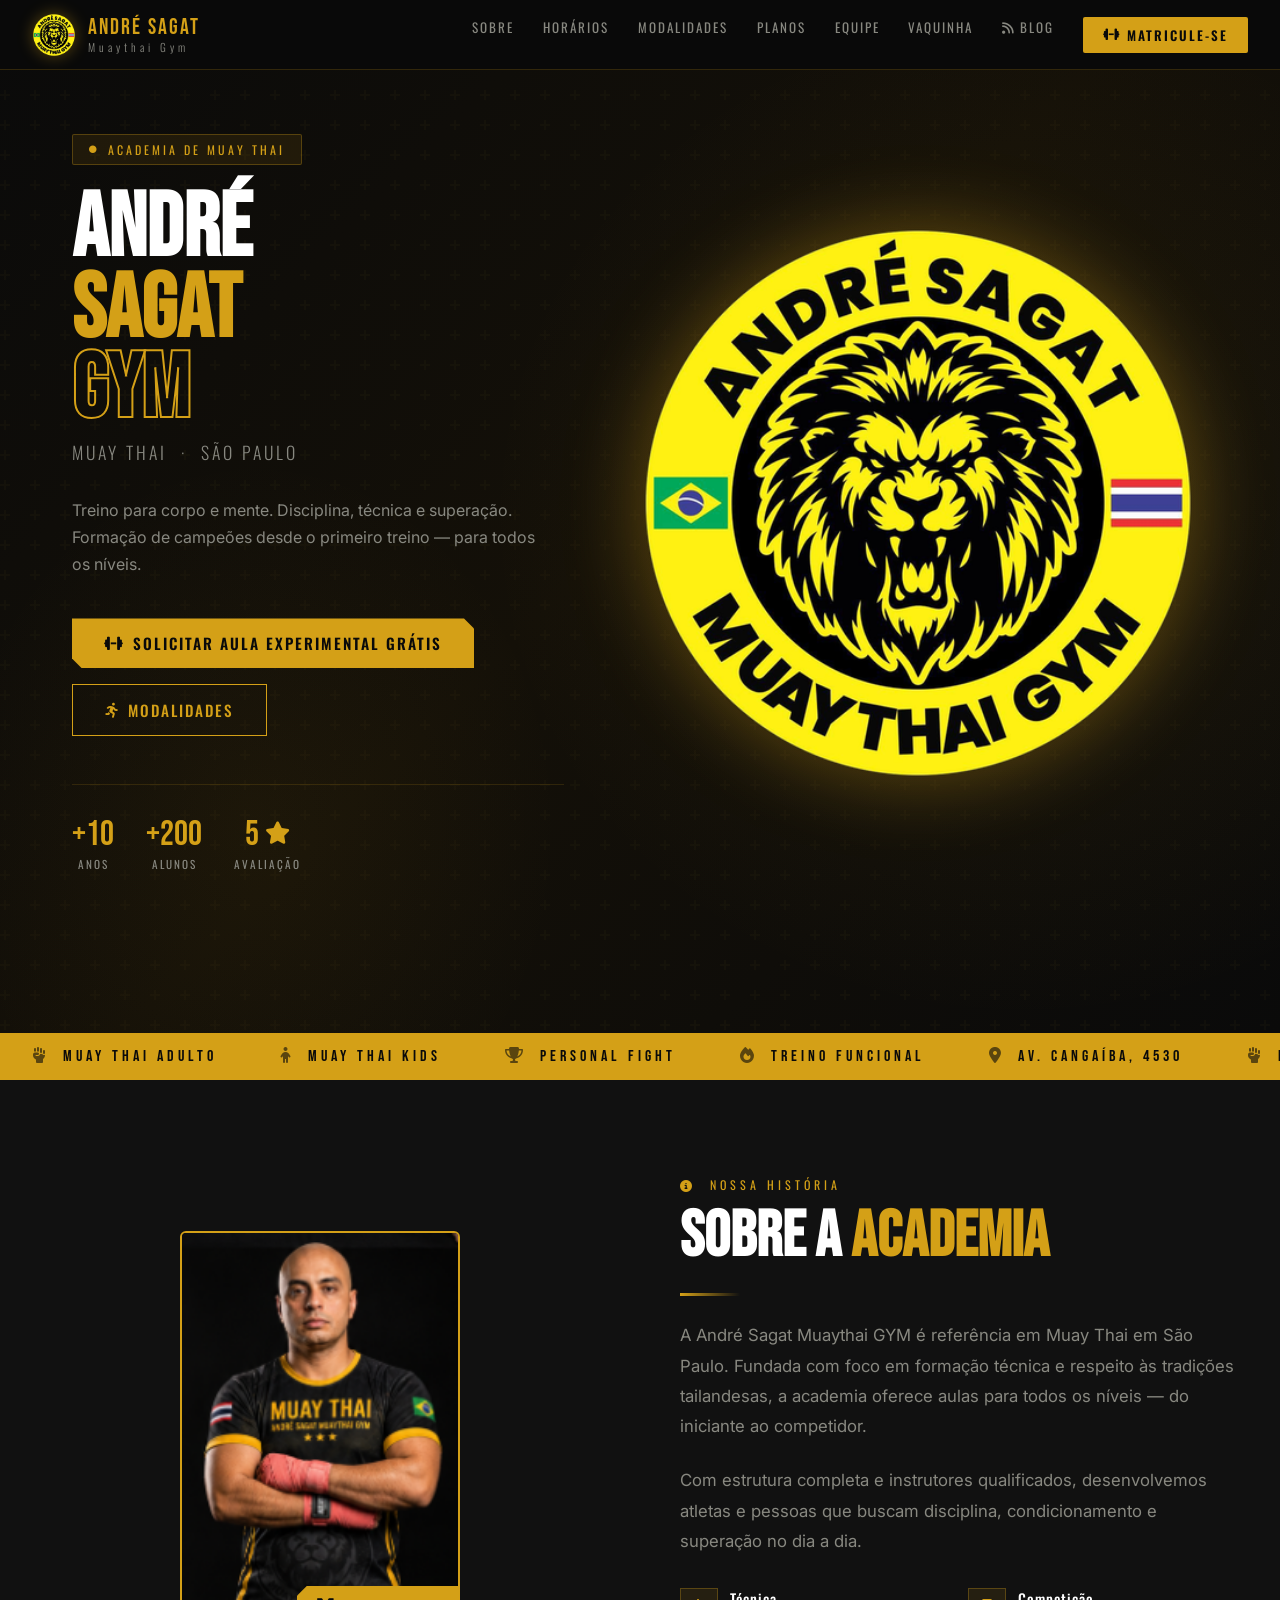
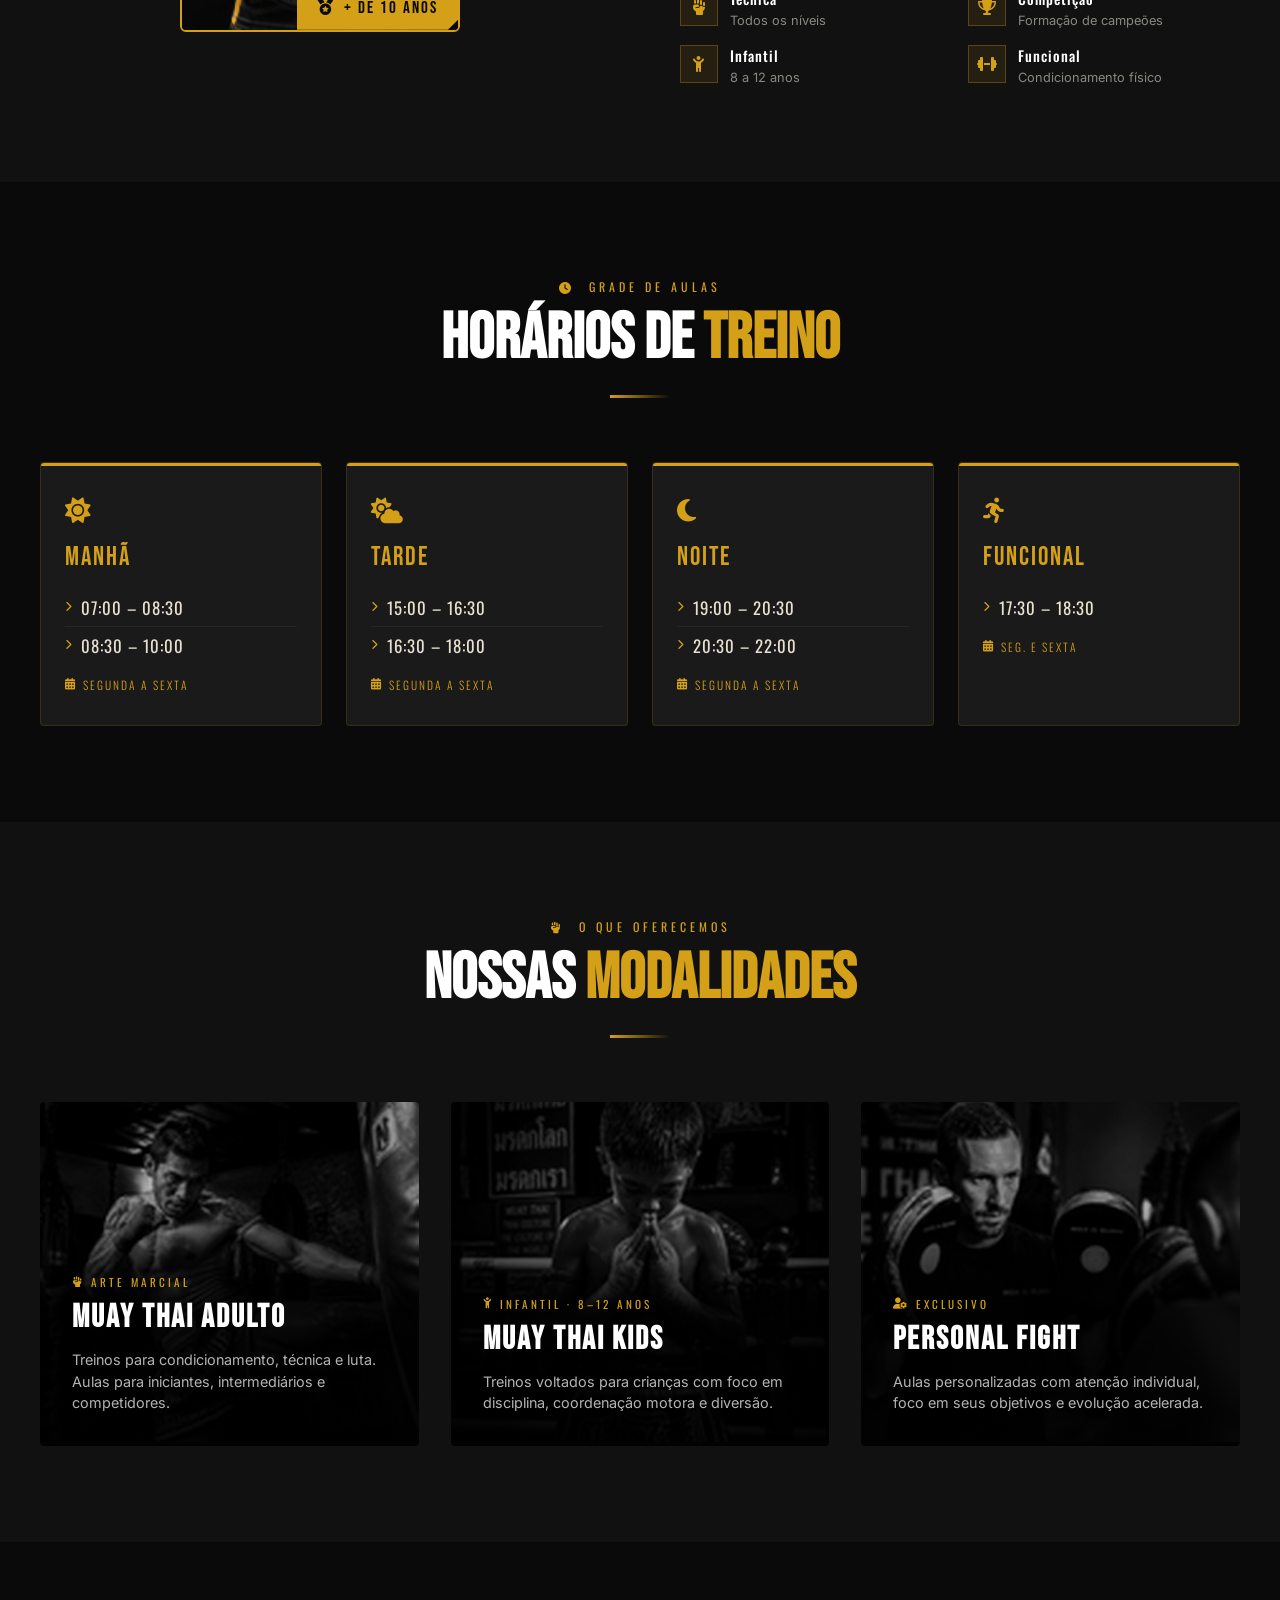
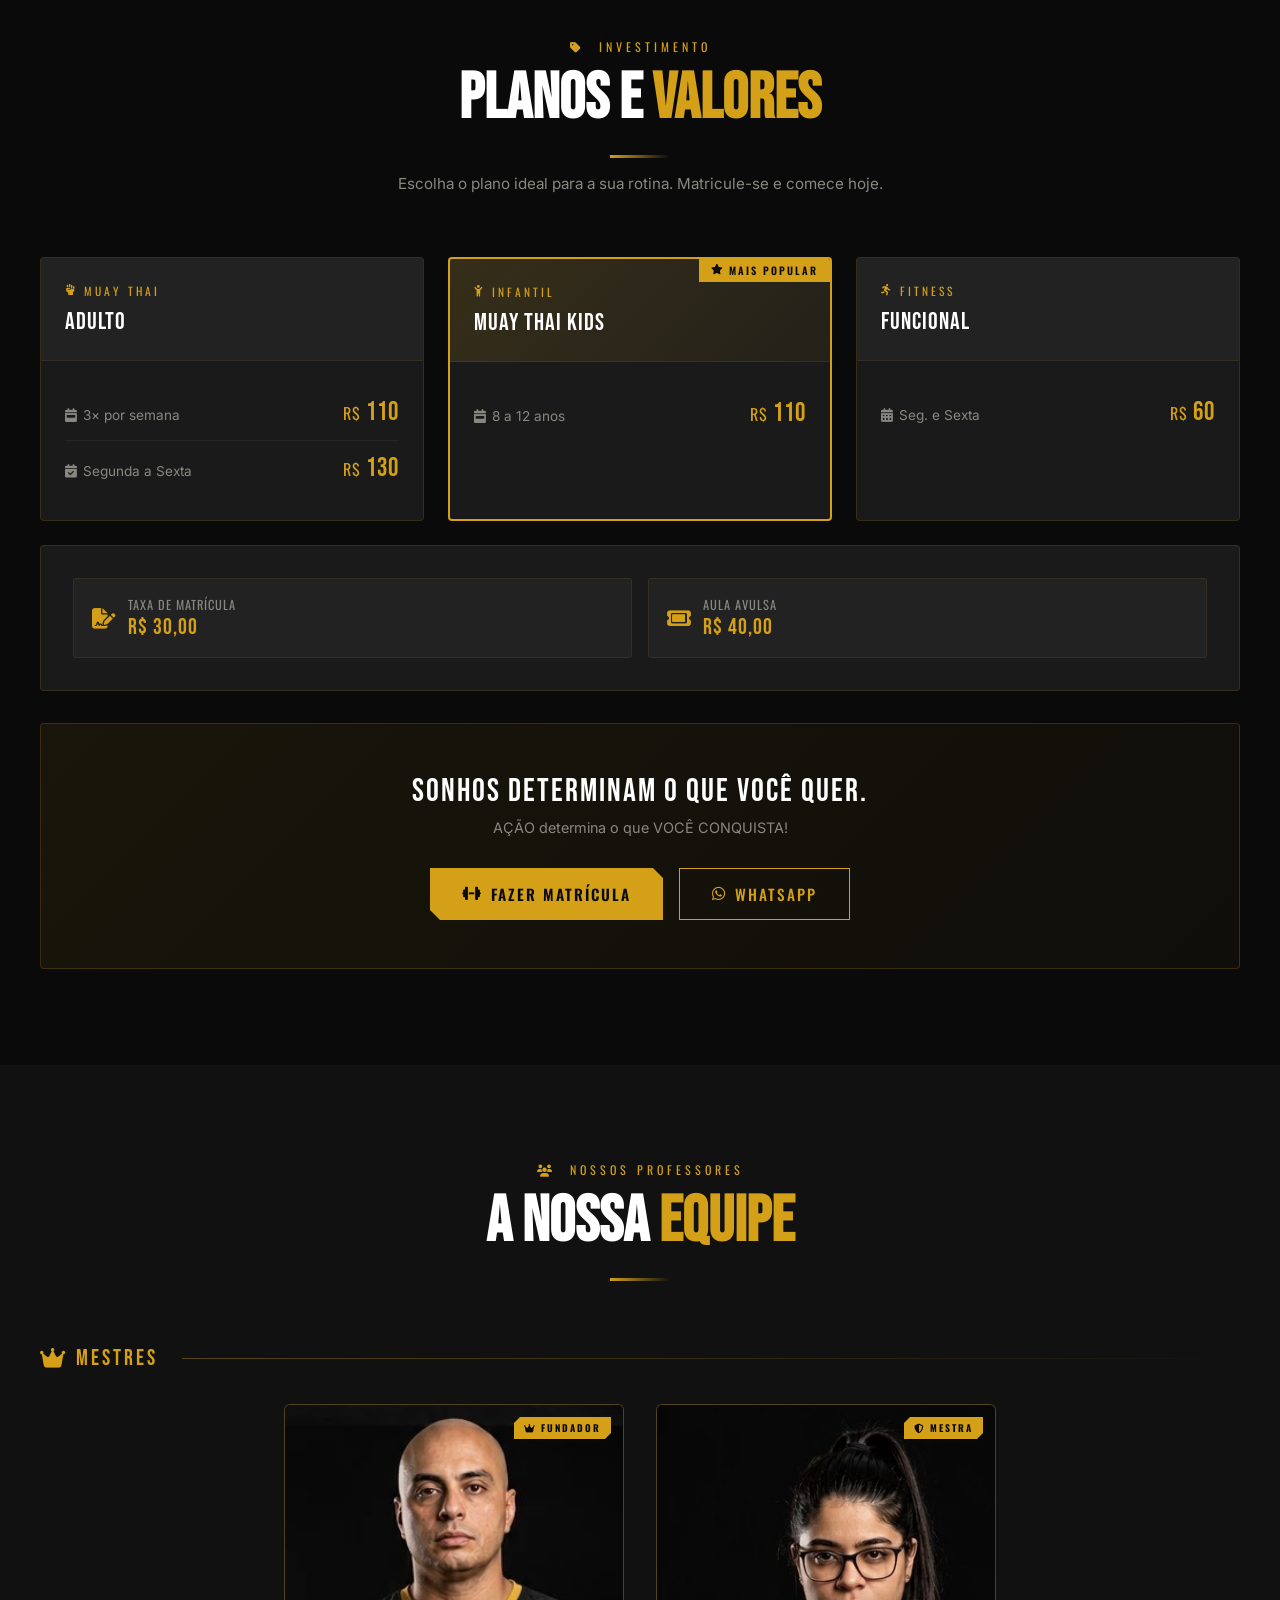
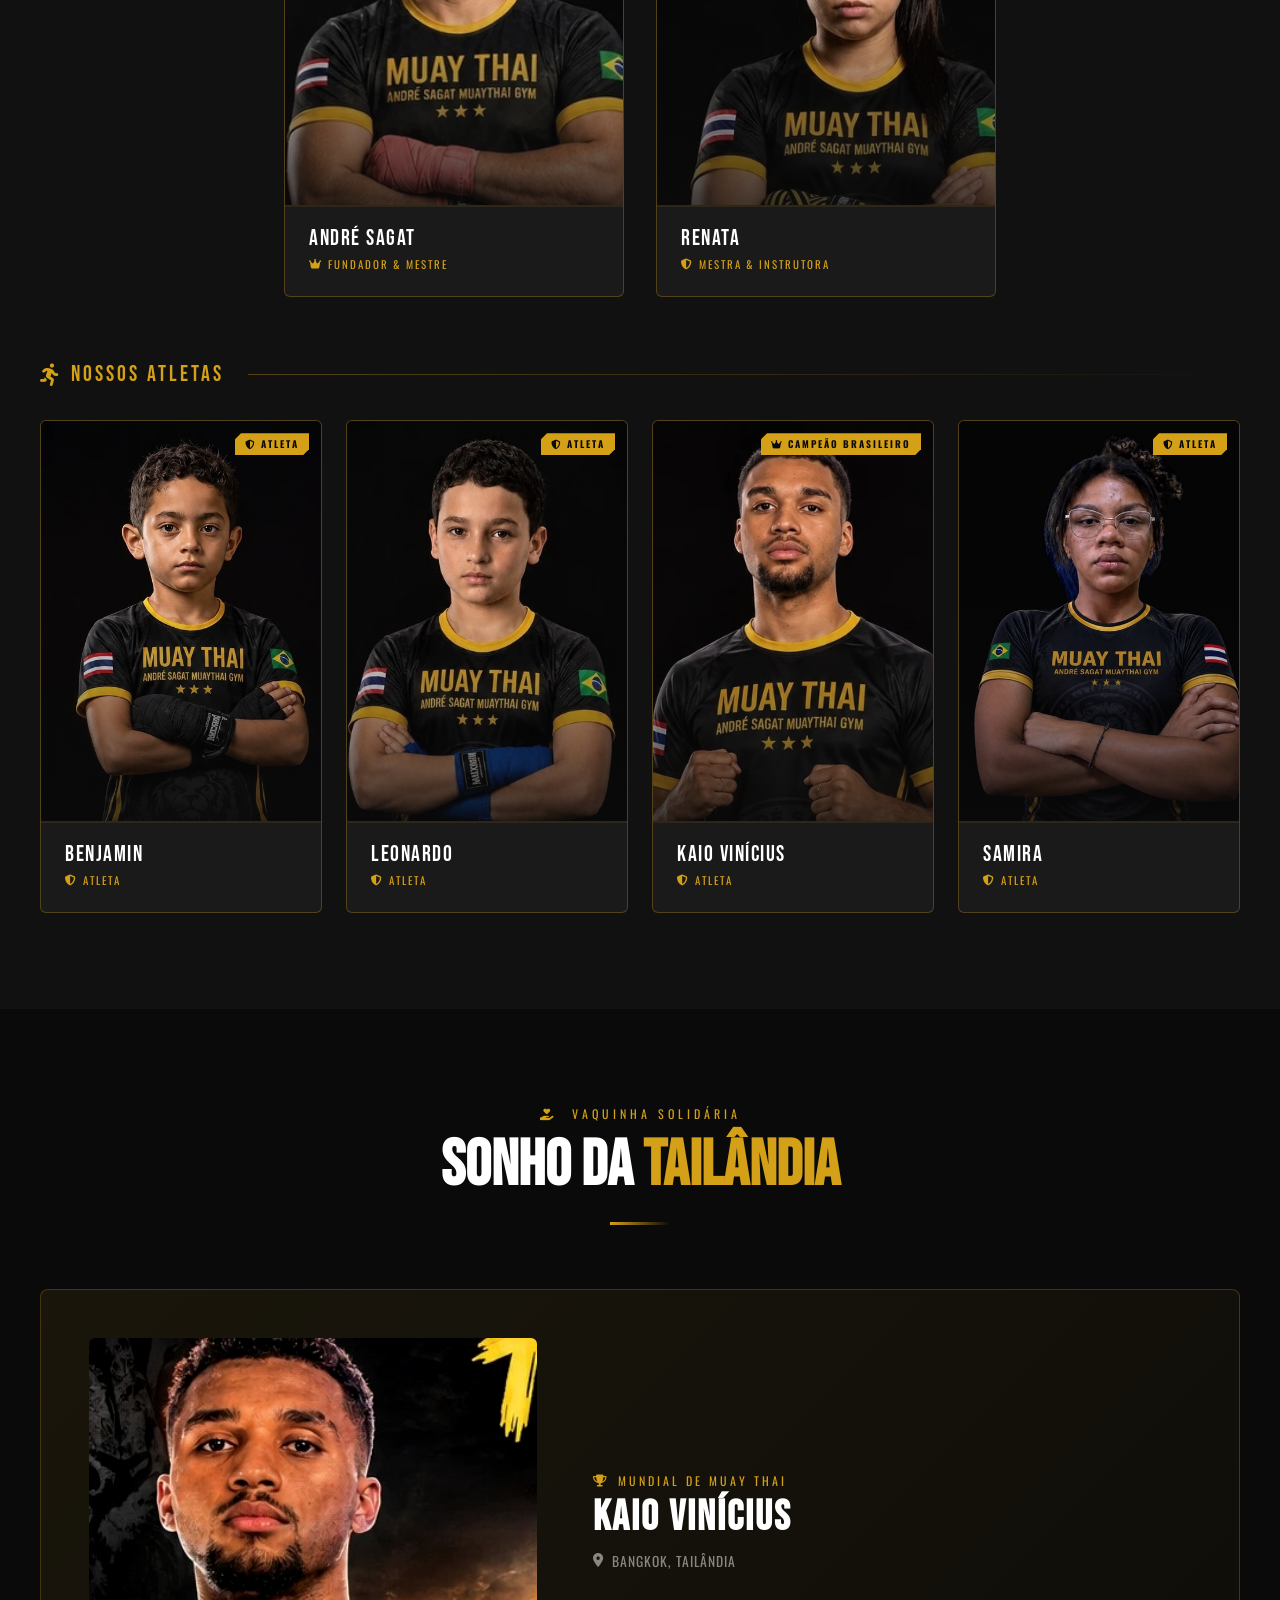
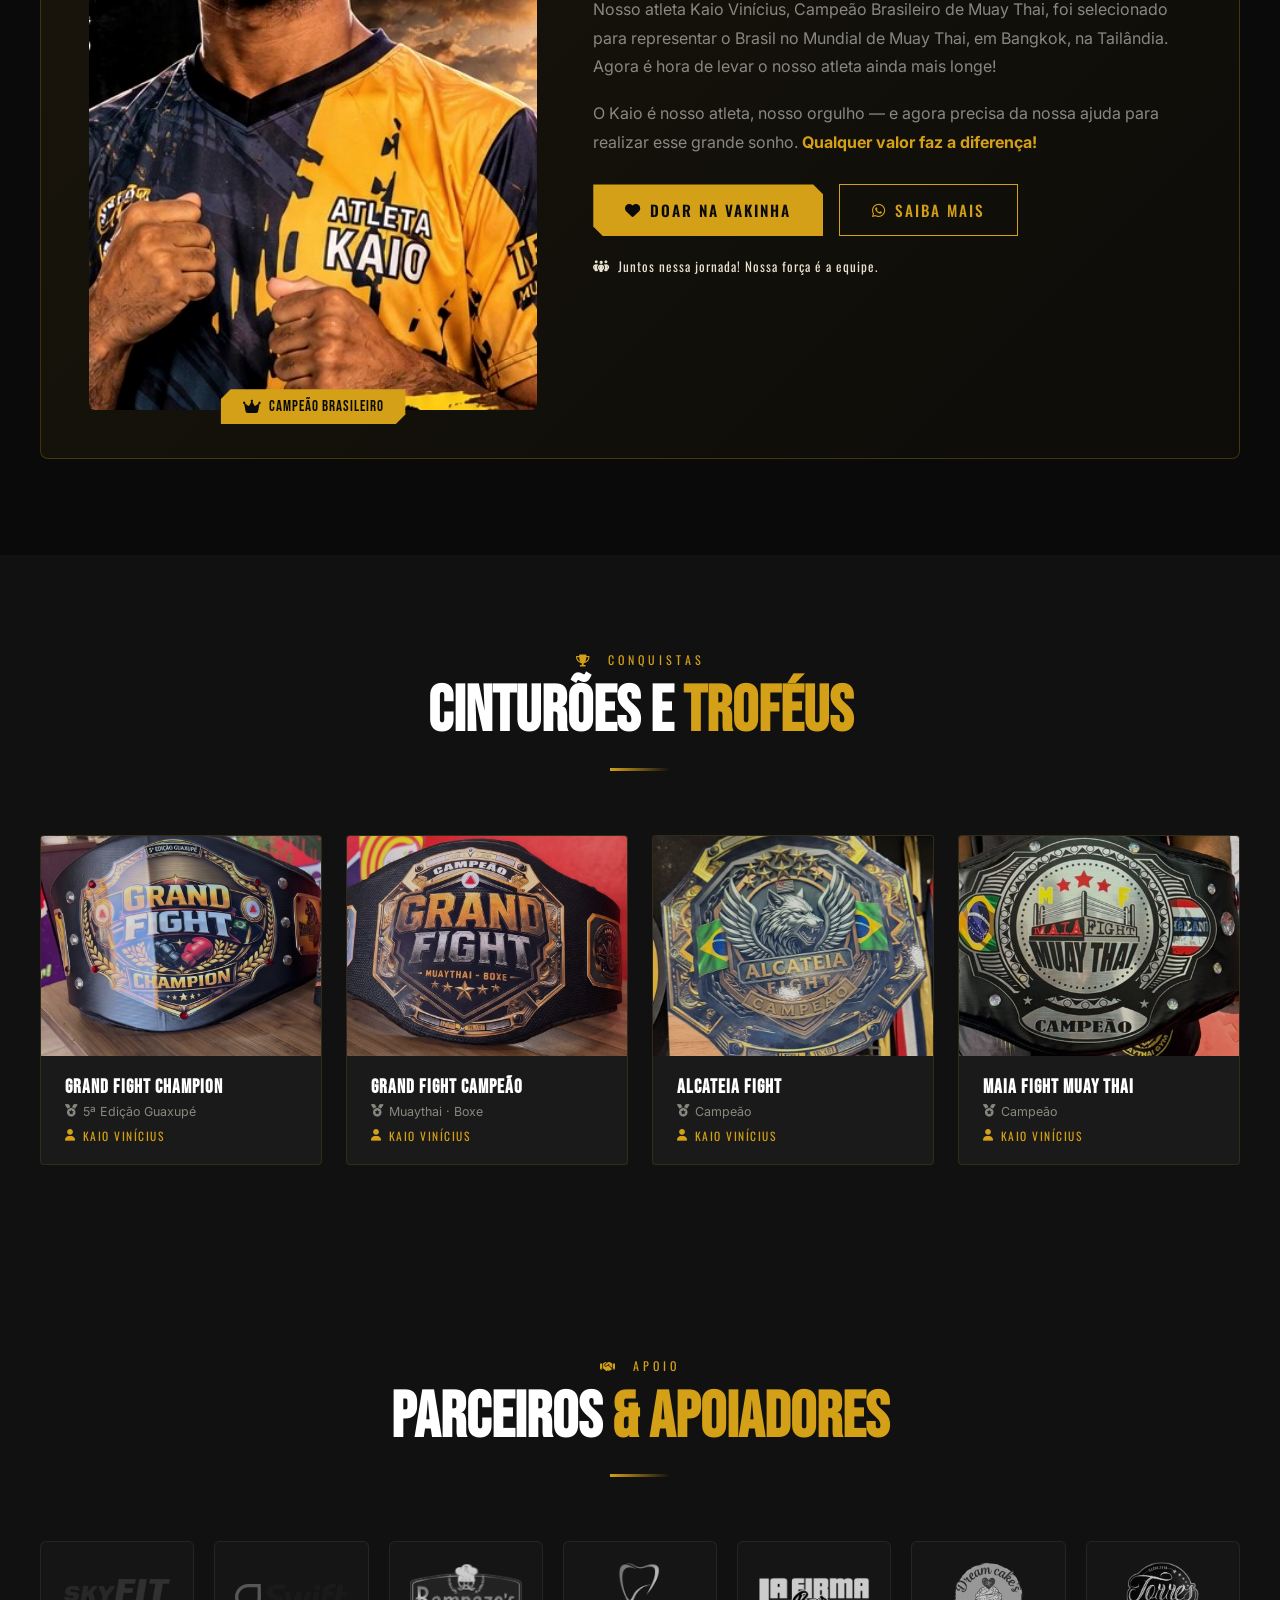
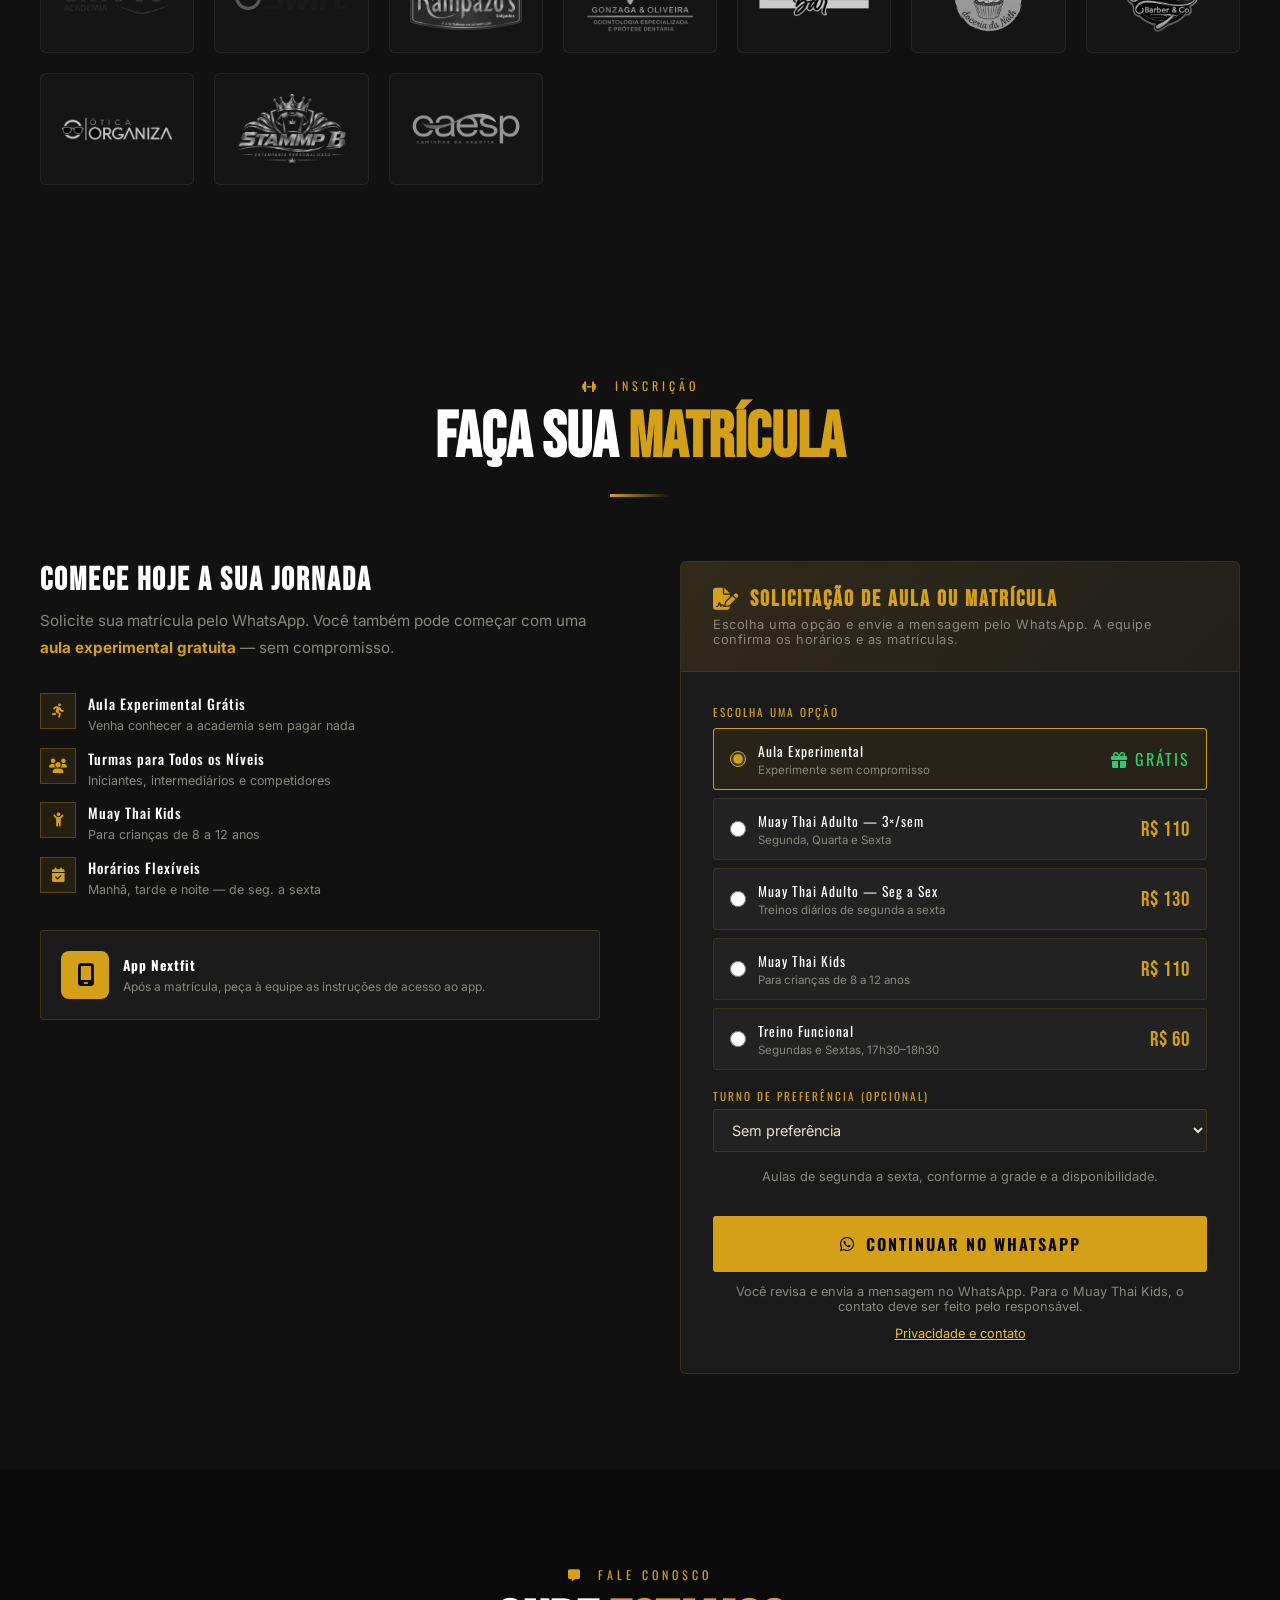
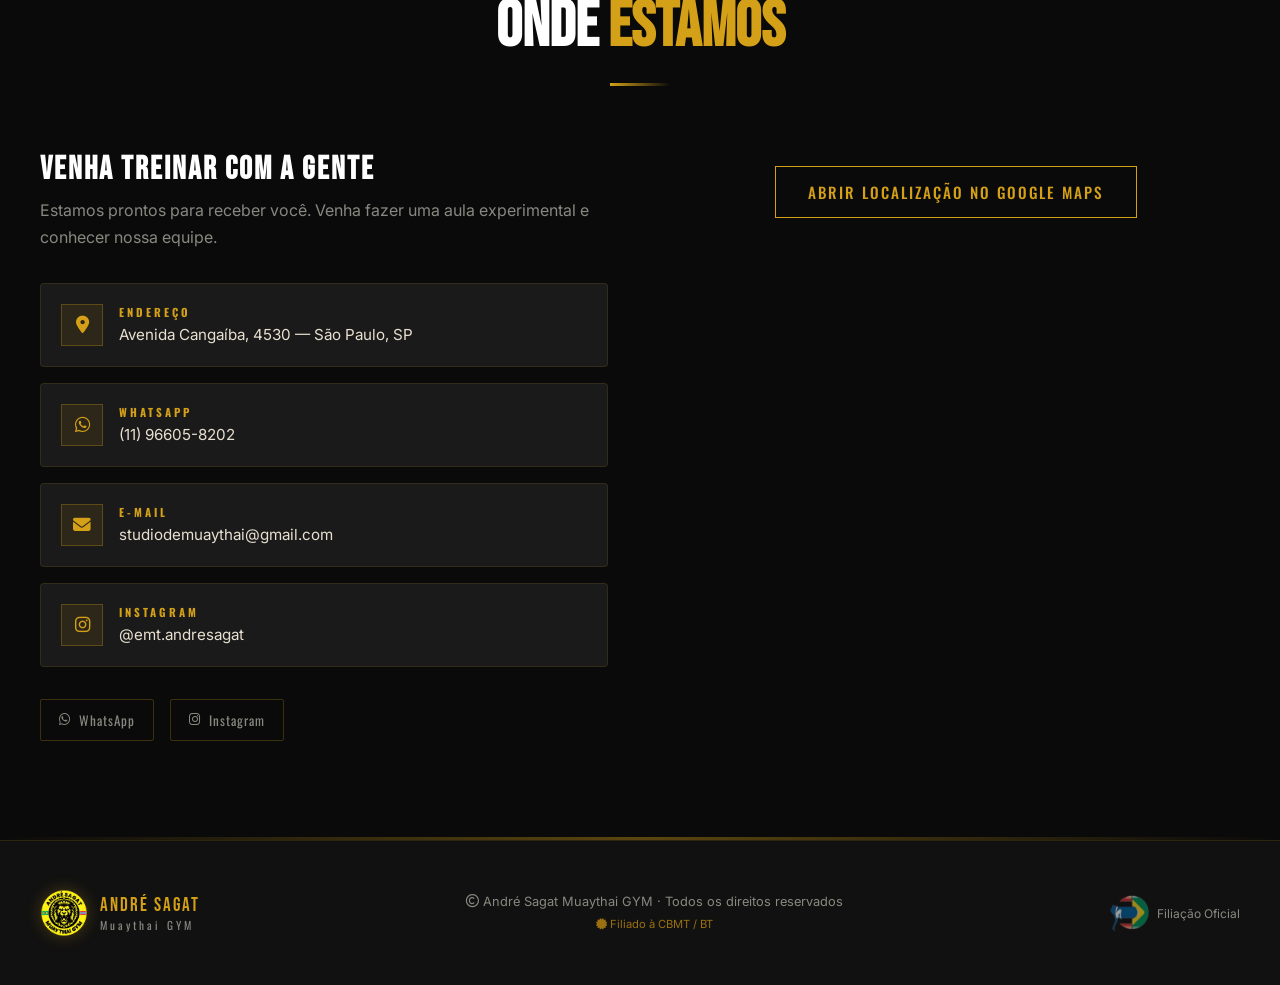
<file: index.html>
<!DOCTYPE html>
<html lang="pt-BR">
<head>
<meta charset="UTF-8">
<meta name="viewport" content="width=device-width, initial-scale=1.0">
<title>André Sagat Muaythai GYM — Academia de Muay Thai em São Paulo</title>
<meta name="description" content="Academia de Muay Thai em São Paulo com mais de 10 anos de tradição. Aulas para adultos, crianças (Muay Thai Kids) e treino funcional. Matricule-se e faça uma aula experimental grátis.">
<meta name="keywords" content="muay thai, academia de muay thai, muay thai são paulo, muay thai kids, andré sagat, treino funcional, luta">
<meta name="author" content="André Sagat Muaythai GYM">
<meta name="robots" content="index, follow">
<link rel="canonical" href="https://andrelcezar.github.io/andresagat/">
<meta name="theme-color" content="#0a0a0a">
<!-- Open Graph -->
<meta property="og:type" content="website">
<meta property="og:locale" content="pt_BR">
<meta property="og:title" content="André Sagat Muaythai GYM — Academia de Muay Thai em São Paulo">
<meta property="og:description" content="Academia de Muay Thai em São Paulo com mais de 10 anos de tradição. Aulas para adultos, crianças e treino funcional. Aula experimental grátis.">
<meta property="og:image" content="https://andrelcezar.github.io/andresagat/assets/logo.sagat.png">
<meta property="og:url" content="https://andrelcezar.github.io/andresagat/">
<meta property="og:site_name" content="André Sagat Muaythai GYM">
<!-- Twitter Card -->
<meta name="twitter:card" content="summary_large_image">
<meta name="twitter:title" content="André Sagat Muaythai GYM — Academia de Muay Thai em São Paulo">
<meta name="twitter:description" content="Academia de Muay Thai em São Paulo com mais de 10 anos de tradição. Aula experimental grátis.">
<meta name="twitter:image" content="https://andrelcezar.github.io/andresagat/assets/logo.sagat.png">
<link rel="icon" type="image/png" href="assets/logo.sagat.png">
<link rel="apple-touch-icon" href="assets/logo.sagat.png">
<link rel="preconnect" href="https://fonts.googleapis.com">
<link rel="preconnect" href="https://fonts.gstatic.com" crossorigin>
<link href="https://fonts.googleapis.com/css2?family=Bebas+Neue&family=Oswald:wght@300;400;500;600;700&family=Inter:wght@300;400;500;600&display=swap" rel="stylesheet">
<link rel="stylesheet" href="https://cdnjs.cloudflare.com/ajax/libs/font-awesome/6.5.1/css/all.min.css">
<style>
/* =====================================================
   André Sagat Muaythai GYM — style.css
   =====================================================
   SEÇÕES:
   01. Variáveis & Reset
   02. Scrollbar
   03. Navbar
   04. Hero
   05. Botões
   06. Seções (labels, títulos, divisores)
   07. Faixa Dourada Animada
   08. About
   09. Horários
   10. Modalidades
   11. Pricing (Planos)
   12. Equipe (Mestres & Atletas)
   13. Eventos / Blog
   14. Patrocinadores
   15. Matrícula (Formulário)
   16. Agendamento (Popup Calendário)
   17. Contato
   18. Rodapé
   19. Utilitários (scroll-top, stripe, fade-in)
   20. Responsividade
   ===================================================== */

:root {
    --gold: #D4A017;
    --gold-light: #F0C040;
    --gold-dark: #9A7010;
    --black: #0a0a0a;
    --dark: #111111;
    --dark2: #1a1a1a;
    --dark3: #222222;
    --text: #e8e0d0;
    --text-muted: #888880;
  }
  * { margin: 0; padding: 0; box-sizing: border-box; }
  html { scroll-behavior: smooth; }
  body { background: var(--black); color: var(--text); font-family: 'Inter', sans-serif; overflow-x: hidden; }
  ::-webkit-scrollbar { width: 6px; }
  ::-webkit-scrollbar-track { background: var(--black); }
  ::-webkit-scrollbar-thumb { background: var(--gold-dark); border-radius: 3px; }

  /* NAV */
  nav {
    position: fixed; top: 0; left: 0; right: 0; z-index: 1000;
    background: rgba(10,10,10,0.96); backdrop-filter: blur(12px);
    border-bottom: 1px solid rgba(212,160,23,0.2);
    padding: 0 2rem; height: 70px;
    display: flex; align-items: center; justify-content: space-between;
    transition: border-color 0.3s;
  }
  .nav-logo { display: flex; align-items: center; gap: 12px; text-decoration: none; }
  .nav-logo img { height: 44px; filter: drop-shadow(0 0 8px rgba(212,160,23,0.4)); }
  .nav-brand { font-family: 'Bebas Neue', sans-serif; font-size: 1.4rem; color: var(--gold); letter-spacing: 2px; line-height: 1.1; }
  .nav-brand span { display: block; font-size: 0.7rem; letter-spacing: 4px; color: var(--text-muted); font-family: 'Oswald', sans-serif; font-weight: 300; }
  .nav-links { display: flex; gap: 1.8rem; list-style: none; }
  .nav-links a { color: var(--text-muted); text-decoration: none; font-family: 'Oswald', sans-serif; font-weight: 400; font-size: 0.82rem; letter-spacing: 2px; text-transform: uppercase; transition: color 0.3s; }
  .nav-links a:hover { color: var(--gold); }
  .nav-cta { background: var(--gold) !important; color: var(--black) !important; padding: 8px 20px; border-radius: 2px; font-weight: 600 !important; display: inline-flex !important; align-items: center; gap: 6px; }
  .nav-cta:hover { background: var(--gold-light) !important; }
  .hamburger { display: none; flex-direction: column; gap: 5px; cursor: pointer; background: none; border: none; padding: 4px; }
  .hamburger span { width: 24px; height: 2px; background: var(--gold); transition: all 0.3s; }

  /* HERO */
  #home { min-height: 100vh; position: relative; display: flex; align-items: center; overflow: hidden; padding-top: 70px; }
  .hero-bg {
    position: absolute; inset: 0;
    background: radial-gradient(ellipse 60% 70% at 80% 50%, rgba(212,160,23,0.08) 0%, transparent 70%),
                radial-gradient(ellipse 40% 60% at 20% 80%, rgba(212,160,23,0.05) 0%, transparent 60%),
                linear-gradient(135deg, #0a0a0a 0%, #141008 50%, #0a0a0a 100%);
  }
  .hero-texture {
    position: absolute; inset: 0;
    background-image: url("data:image/svg+xml,%3Csvg width='60' height='60' viewBox='0 0 60 60' xmlns='http://www.w3.org/2000/svg'%3E%3Cg fill='none' fill-rule='evenodd'%3E%3Cg fill='%23D4A017' fill-opacity='0.03'%3E%3Cpath d='M36 34v-4h-2v4h-4v2h4v4h2v-4h4v-2h-4zm0-30V0h-2v4h-4v2h4v4h2V6h4V4h-4zM6 34v-4H4v4H0v2h4v4h2v-4h4v-2H6zM6 4V0H4v4H0v2h4v4h2V6h4V4H6z'/%3E%3C/g%3E%3C/g%3E%3C/svg%3E");
  }
  .hero-content {
    position: relative; z-index: 2;
    display: grid; grid-template-columns: 1fr 1fr; gap: 4rem; align-items: center;
    max-width: 1200px; margin: 0 auto; padding: 4rem 2rem; width: 100%;
  }
  .hero-badge {
    display: inline-flex; align-items: center; gap: 8px;
    background: rgba(212,160,23,0.1); border: 1px solid rgba(212,160,23,0.3);
    padding: 6px 16px; border-radius: 2px;
    font-family: 'Oswald', sans-serif; font-size: 0.75rem; letter-spacing: 3px;
    color: var(--gold); text-transform: uppercase; margin-bottom: 1.5rem;
  }
  .hero-badge .fa-circle { animation: pulse 2s infinite; }
  @keyframes pulse { 0%,100%{opacity:1;transform:scale(1)} 50%{opacity:.5;transform:scale(1.6)} }
  .hero-title { font-family: 'Bebas Neue', sans-serif; font-size: clamp(3.5rem,7vw,6rem); line-height: 0.9; color: #fff; margin-bottom: 0.5rem; }
  .hero-title .gold { color: var(--gold); }
  .hero-title .outline { -webkit-text-stroke: 2px var(--gold); color: transparent; }
  .hero-subtitle { font-family: 'Oswald', sans-serif; font-size: 1.1rem; font-weight: 300; color: var(--text-muted); letter-spacing: 3px; text-transform: uppercase; margin-bottom: 2rem; }
  .hero-desc { font-size: 1rem; color: var(--text-muted); line-height: 1.7; margin-bottom: 2.5rem; max-width: 480px; }
  .hero-actions { display: flex; gap: 1rem; flex-wrap: wrap; }
  .btn-primary {
    background: var(--gold); color: var(--black);
    padding: 14px 32px; border: none;
    font-family: 'Oswald', sans-serif; font-weight: 600; font-size: 0.95rem;
    letter-spacing: 2px; text-transform: uppercase; cursor: pointer;
    text-decoration: none; display: inline-flex; align-items: center; gap: 8px;
    transition: all 0.3s;
    clip-path: polygon(0 0,calc(100% - 10px) 0,100% 10px,100% 100%,10px 100%,0 calc(100% - 10px));
  }
  .btn-primary:hover { background: var(--gold-light); transform: translateY(-2px); }
  .btn-secondary {
    background: transparent; color: var(--gold);
    padding: 14px 32px; border: 1px solid var(--gold);
    font-family: 'Oswald', sans-serif; font-weight: 500; font-size: 0.95rem;
    letter-spacing: 2px; text-transform: uppercase; cursor: pointer;
    text-decoration: none; display: inline-flex; align-items: center; gap: 8px;
    transition: all 0.3s;
  }
  .btn-secondary:hover { background: rgba(212,160,23,0.1); transform: translateY(-2px); }
  .hero-stats { display: flex; gap: 2rem; margin-top: 3rem; padding-top: 2rem; border-top: 1px solid rgba(212,160,23,0.15); }
  .stat-item { text-align: center; }
  .stat-number { font-family: 'Bebas Neue', sans-serif; font-size: 2.2rem; color: var(--gold); display: block; line-height: 1; }
  .stat-label { font-size: 0.7rem; letter-spacing: 2px; color: var(--text-muted); text-transform: uppercase; font-family: 'Oswald', sans-serif; }
  .hero-visual { position: relative; display: flex; align-items: center; justify-content: center; flex-direction: column; }
  .hero-logo-ring {
    width: 420px; height: 420px; border-radius: 50%;
    border: 1px solid rgba(212,160,23,0.2);
    position: absolute; top: 50%; left: 50%; transform: translate(-50%,-50%);
    animation: rotateSlow 30s linear infinite;
  }
  .hero-logo-ring::before { content:''; position:absolute; top:10px;left:10px;right:10px;bottom:10px; border-radius:50%; border:1px dashed rgba(212,160,23,0.15); }
  @keyframes rotateSlow { from{transform:translate(-50%,-50%) rotate(0deg)} to{transform:translate(-50%,-50%) rotate(360deg)} }
  .hero-logo-img { width: 580px; height: 580px; object-fit: contain; position: relative; z-index: 2; filter: drop-shadow(0 0 40px rgba(212,160,23,0.4)); }
  @keyframes floatLogo { 0%,100%{transform:translateY(0)} 50%{transform:translateY(-12px)} }

  /* SECTION COMMONS */
  section { padding: 6rem 2rem; }
  .section-header { text-align: center; margin-bottom: 4rem; }
  .section-label { font-family: 'Oswald', sans-serif; font-size: 0.75rem; letter-spacing: 4px; color: var(--gold); text-transform: uppercase; margin-bottom: 0.75rem; display: block; }
  .section-title { font-family: 'Bebas Neue', sans-serif; font-size: clamp(2.5rem,5vw,4rem); color: #fff; line-height: 1; }
  .section-title .gold { color: var(--gold); }
  .section-divider { width: 60px; height: 3px; background: linear-gradient(90deg, var(--gold), transparent); margin: 1.5rem auto 0; }
  .container { max-width: 1200px; margin: 0 auto; }

  /* GOLD STRIPE */
  .gold-stripe { background: var(--gold); padding: 0.9rem 2rem; overflow: hidden; }
  .gold-stripe-inner { display: flex; gap: 4rem; animation: scrollStripe 18s linear infinite; width: max-content; }
  @keyframes scrollStripe { from{transform:translateX(0)} to{transform:translateX(-50%)} }
  .gold-stripe-item { font-family: 'Bebas Neue', sans-serif; font-size: 1rem; color: var(--black); letter-spacing: 4px; white-space: nowrap; }
  .gold-stripe-item .fa, .gold-stripe-item .fas { margin-right: 6px; opacity: 0.6; }

  /* ABOUT */
  #about { background: var(--dark); }
  .about-grid { display: grid; grid-template-columns: 1fr 1fr; gap: 5rem; align-items: center; }
  .about-img-wrap {
    position: relative; width: 100%; max-width: 280px; margin-inline: auto;
    border: 2px solid var(--gold); border-radius: 6px; overflow: hidden;
  }
  .about-img-wrap img { display: block; width: 100%; height: auto; }
  .about-img-tag { position: absolute; bottom:0; right:0; background: var(--gold); color: var(--black); font-family: 'Bebas Neue', sans-serif; font-size: 1.05rem; padding: 12px 20px; letter-spacing: 2px; clip-path: polygon(10px 0,100% 0,100% calc(100% - 10px),calc(100% - 10px) 100%,0 100%,0 10px); display: flex; align-items: center; gap: 8px; }
  .about-content p { color: var(--text-muted); line-height: 1.8; margin-bottom: 1.5rem; font-size: 1.05rem; }
  .about-features { display: grid; grid-template-columns: 1fr 1fr; gap: 1rem; margin-top: 2rem; }
  .feature-item { display: flex; align-items: flex-start; gap: 12px; }
  .feature-icon { width: 38px; height: 38px; background: rgba(212,160,23,0.1); border: 1px solid rgba(212,160,23,0.3); display: flex; align-items: center; justify-content: center; flex-shrink: 0; color: var(--gold); font-size: 1rem; }
  .feature-text strong { font-family: 'Oswald', sans-serif; font-weight: 500; color: #fff; display: block; font-size: 0.9rem; letter-spacing: 1px; }
  .feature-text span { font-size: 0.8rem; color: var(--text-muted); }

  /* HORÁRIOS */
  #horarios { background: var(--black); }
  .horarios-grid { display: grid; grid-template-columns: repeat(4, 1fr); gap: 1.5rem; }
  .horario-card { background: var(--dark2); border: 1px solid rgba(212,160,23,0.15); padding: 2rem 1.5rem; border-radius: 4px; position: relative; overflow: hidden; transition: all 0.3s; }
  .horario-card::before { content:''; position:absolute; top:0;left:0;right:0; height:3px; background:var(--gold); }
  .horario-card:hover { border-color: rgba(212,160,23,0.4); transform: translateY(-4px); }
  .horario-icon { font-size: 1.6rem; color: var(--gold); margin-bottom: 1rem; }
  .horario-title { font-family: 'Bebas Neue', sans-serif; font-size: 1.6rem; color: var(--gold); letter-spacing: 2px; margin-bottom: 1rem; }
  .horario-times { list-style: none; }
  .horario-times li { font-family: 'Oswald', sans-serif; font-size: 1.05rem; color: var(--text); padding: 6px 0; border-bottom: 1px solid rgba(255,255,255,0.05); letter-spacing: 1px; display: flex; align-items: center; gap: 8px; }
  .horario-times li .fa-chevron-right { color: var(--gold); font-size: 0.65rem; }
  .horario-times li:last-child { border-bottom: none; }
  .horario-note { font-size: 0.72rem; color: var(--gold); letter-spacing: 2px; margin-top: 0.75rem; font-family: 'Oswald', sans-serif; font-weight: 300; text-transform: uppercase; display: flex; align-items: center; gap: 6px; }

  /* MODALIDADES */
  #modalities { background: var(--dark); }
  .modalities-grid { display: grid; grid-template-columns: repeat(3, 1fr); gap: 2rem; }
  .modality-card { position: relative; overflow: hidden; border-radius: 4px; cursor: pointer; }
  .modality-card img { width: 100%; height: 340px; object-fit: cover; filter: grayscale(40%) brightness(0.7); transition: all 0.5s; }
  .modality-card:hover img { filter: grayscale(0%) brightness(0.8); transform: scale(1.05); }
  .modality-overlay { position: absolute; inset: 0; background: linear-gradient(to top, rgba(0,0,0,0.9) 40%, transparent 70%); padding: 2rem; display: flex; flex-direction: column; justify-content: flex-end; }
  .modality-tag { font-family: 'Oswald', sans-serif; font-size: 0.7rem; letter-spacing: 3px; color: var(--gold); text-transform: uppercase; margin-bottom: 0.5rem; display: flex; align-items: center; gap: 6px; }
  .modality-name { font-family: 'Bebas Neue', sans-serif; font-size: 2rem; color: #fff; letter-spacing: 2px; margin-bottom: 0.75rem; }
  .modality-desc { font-size: 0.9rem; color: rgba(255,255,255,0.7); line-height: 1.5; }
  .modality-border { position: absolute; inset: 0; border: 2px solid transparent; border-radius: 4px; transition: border-color 0.3s; }
  .modality-card:hover .modality-border { border-color: var(--gold); }

  /* PRICING */
  #pricing { background: var(--black); }
  .pricing-grid { display: grid; grid-template-columns: repeat(3, 1fr); gap: 1.5rem; margin-bottom: 1.5rem; }
  .pricing-card { background: var(--dark2); border: 1px solid rgba(212,160,23,0.15); border-radius: 4px; overflow: hidden; transition: all 0.3s; }
  .pricing-card:hover { border-color: rgba(212,160,23,0.5); transform: translateY(-4px); }
  .pricing-card.featured { border-color: var(--gold); border-width: 2px; }
  .pricing-card-header { background: var(--dark3); padding: 1.5rem; border-bottom: 1px solid rgba(212,160,23,0.1); position: relative; }
  .pricing-card.featured .pricing-card-header { background: linear-gradient(135deg, rgba(212,160,23,0.15), rgba(212,160,23,0.05)); }
  .featured-badge { position: absolute; top:0; right:0; background: var(--gold); color: var(--black); font-family: 'Oswald', sans-serif; font-size: 0.65rem; letter-spacing: 2px; padding: 4px 12px; font-weight: 600; text-transform: uppercase; display: flex; align-items: center; gap: 4px; }
  .pricing-type { font-family: 'Oswald', sans-serif; font-size: 0.72rem; letter-spacing: 3px; color: var(--gold); text-transform: uppercase; margin-bottom: 0.5rem; display: flex; align-items: center; gap: 6px; }
  .pricing-name { font-family: 'Bebas Neue', sans-serif; font-size: 1.5rem; color: #fff; letter-spacing: 1px; }
  .pricing-card-body { padding: 1.5rem; }
  .price-row { display: flex; align-items: baseline; justify-content: space-between; padding: 0.75rem 0; border-bottom: 1px solid rgba(255,255,255,0.05); }
  .price-row:last-child { border-bottom: none; }
  .price-label { font-size: 0.85rem; color: var(--text-muted); line-height: 1.3; flex: 1; display: flex; align-items: center; gap: 6px; }
  .price-label .fa, .price-label .fas { color: var(--gold); font-size: 0.75rem; flex-shrink: 0; }
  .price-value { font-family: 'Bebas Neue', sans-serif; font-size: 1.6rem; color: var(--gold); letter-spacing: 1px; white-space: nowrap; margin-left: 1rem; }
  .price-value .currency { font-size: 1rem; font-family: 'Oswald', sans-serif; font-weight: 400; }
  .pricing-extras { display: grid; grid-template-columns: repeat(2, 1fr); gap: 1rem; padding: 2rem; background: var(--dark2); border: 1px solid rgba(212,160,23,0.15); border-radius: 4px; }
  .extra-item { display: flex; align-items: center; gap: 12px; padding: 1rem; background: var(--dark3); border-radius: 3px; border: 1px solid rgba(212,160,23,0.1); }
  .extra-item .ei-icon { font-size: 1.3rem; color: var(--gold); width: 26px; text-align: center; }
  .extra-item .ei-label { font-size: 0.78rem; color: var(--text-muted); font-family: 'Oswald', sans-serif; letter-spacing: 1px; text-transform: uppercase; }
  .extra-item .ei-price { font-family: 'Bebas Neue', sans-serif; font-size: 1.4rem; color: var(--gold); letter-spacing: 1px; }
  .pricing-cta { text-align: center; margin-top: 2rem; padding: 3rem; background: linear-gradient(135deg, rgba(212,160,23,0.08), rgba(212,160,23,0.03)); border: 1px solid rgba(212,160,23,0.2); border-radius: 4px; }
  .pricing-cta p { font-family: 'Bebas Neue', sans-serif; font-size: 2rem; color: #fff; margin-bottom: 0.5rem; letter-spacing: 2px; }
  .pricing-cta > span { color: var(--text-muted); font-size: 0.9rem; display: block; margin-bottom: 2rem; }

  /* EQUIPE */
  #team { background: var(--dark); }

  /* Sub-bloco separator */
  .team-block { margin-bottom: 4rem; }
  .team-block:last-child { margin-bottom: 0; }
  .team-block-header {
    display: flex; align-items: center; gap: 1.5rem; margin-bottom: 2rem;
  }
  .team-block-header::after {
    content: ''; flex: 1; height: 1px;
    background: linear-gradient(to right, rgba(212,160,23,0.35), transparent);
  }
  .team-block-label {
    display: inline-flex; align-items: center; gap: 8px;
    font-family: 'Bebas Neue', sans-serif; font-size: 1.4rem;
    color: var(--gold); letter-spacing: 3px; white-space: nowrap;
  }
  .team-block-label .fa { font-size: 1rem; }

  /* Grids */
  .team-grid-masters { display: grid; grid-template-columns: repeat(2, 340px); gap: 2rem; justify-content: center; }
  .team-grid-athletes { display: grid; grid-template-columns: repeat(4, 1fr); gap: 1.5rem; }

  /* Cards */
  .team-card { position: relative; border-radius: 6px; cursor: pointer; border: 1px solid rgba(212,160,23,0.15); background: var(--dark2); transition: all 0.35s; overflow: hidden; }
  .team-card:hover { border-color: var(--gold); transform: translateY(-5px); box-shadow: 0 12px 40px rgba(0,0,0,0.5); }
  .team-card.master { border-color: rgba(212,160,23,0.3); }
  .team-card.master:hover { border-color: var(--gold); box-shadow: 0 16px 50px rgba(212,160,23,0.15); }

  /* Photo area */
  .tc-photo { position: relative; overflow: hidden; height: 340px; }
  .team-card.master .tc-photo { height: 400px; }
  .tc-photo img { width: 100%; height: 100%; object-fit: cover; object-position: top center; filter: grayscale(15%); transition: all 0.45s; display: block; }
  .team-card:hover .tc-photo img { filter: grayscale(0%) brightness(1.05); transform: scale(1.05); }
  .tc-photo::after { content:''; position:absolute; inset:0; background: linear-gradient(to top, rgba(10,10,10,0.75) 0%, transparent 55%); pointer-events:none; }

  /* Avatar area (sem foto) */
  .tc-avatar { height: 260px; display: flex; align-items: center; justify-content: center; position: relative; overflow: hidden; background: linear-gradient(135deg, #0f0f0f 0%, #1c1a10 50%, #0f0f0f 100%); }
  .tc-avatar::before { content:''; position:absolute; inset:0; background: radial-gradient(ellipse 70% 70% at 50% 50%, rgba(212,160,23,0.07) 0%, transparent 70%); }
  .tc-avatar::after { content:''; position:absolute; inset:0; background: linear-gradient(to top, rgba(10,10,10,0.9) 0%, transparent 50%); pointer-events:none; }
  .tc-avatar-ring { width: 110px; height: 110px; border-radius: 50%; border: 2px solid rgba(212,160,23,0.45); display: flex; align-items: center; justify-content: center; background: rgba(212,160,23,0.06); position: relative; z-index: 2; transition: all 0.35s; }
  .team-card:hover .tc-avatar-ring { border-color: var(--gold); background: rgba(212,160,23,0.15); box-shadow: 0 0 30px rgba(212,160,23,0.2); }
  .tc-avatar-ring span { font-family: 'Bebas Neue', sans-serif; font-size: 2.4rem; color: var(--gold); letter-spacing: 2px; line-height: 1; }

  /* Info bar */
  .tc-info { padding: 1rem 1.25rem 1.25rem; border-top: 2px solid rgba(212,160,23,0.1); transition: border-color 0.35s; }
  .team-card.master .tc-info { padding: 1.2rem 1.5rem 1.5rem; }
  .team-card:hover .tc-info { border-top-color: var(--gold); }
  .team-name { font-family: 'Bebas Neue', sans-serif; font-size: 1.15rem; color: #fff; letter-spacing: 1.5px; margin-bottom: 5px; }
  .team-card.master .team-name { font-size: 1.35rem; }
  .team-role { font-size: 0.68rem; color: var(--gold); font-family: 'Oswald', sans-serif; letter-spacing: 2px; text-transform: uppercase; display: flex; align-items: center; gap: 5px; }

  /* Master crown badge */
  .master-badge { position: absolute; top: 12px; right: 12px; z-index: 10; background: var(--gold); color: var(--black); font-family: 'Oswald', sans-serif; font-size: 0.6rem; font-weight: 700; letter-spacing: 2px; padding: 4px 10px; text-transform: uppercase; clip-path: polygon(6px 0,100% 0,100% calc(100% - 6px),calc(100% - 6px) 100%,0 100%,0 6px); }

  /* CAMPANHA KAIO VINÍCIUS */
  #kaio { background: var(--black); }
  .kaio-grid {
    display: grid; grid-template-columns: 0.75fr 1fr; gap: 3.5rem; align-items: center;
    background: linear-gradient(135deg, rgba(212,160,23,0.08), rgba(212,160,23,0.02));
    border: 1px solid rgba(212,160,23,0.25); border-radius: 8px; padding: 3rem;
  }
  .kaio-photo-wrap { position: relative; }
  .kaio-photo-wrap img { width: 100%; border-radius: 6px; filter: grayscale(10%) contrast(1.05); display: block; }
  .kaio-photo-badge {
    position: absolute; bottom: -14px; left: 50%; transform: translateX(-50%);
    background: var(--gold); color: var(--black); font-family: 'Bebas Neue', sans-serif;
    font-size: 0.95rem; letter-spacing: 1px; padding: 8px 22px; white-space: nowrap;
    display: flex; align-items: center; gap: 8px;
    clip-path: polygon(10px 0,100% 0,100% calc(100% - 10px),calc(100% - 10px) 100%,0 100%,0 10px);
  }
  .kaio-eyebrow { font-family: 'Oswald', sans-serif; font-size: 0.75rem; letter-spacing: 3px; color: var(--gold); text-transform: uppercase; margin-bottom: 0.5rem; display: flex; align-items: center; gap: 8px; }
  .kaio-name { font-family: 'Bebas Neue', sans-serif; font-size: 2.6rem; color: #fff; letter-spacing: 2px; line-height: 1; }
  .kaio-subtitle { font-family: 'Oswald', sans-serif; font-size: 0.85rem; letter-spacing: 1px; color: var(--text-muted); text-transform: uppercase; margin: 0.75rem 0 1.5rem; display: flex; align-items: center; gap: 8px; }
  .kaio-subtitle .fa { color: var(--gold); }
  .kaio-desc { color: var(--text-muted); line-height: 1.8; margin-bottom: 1.1rem; font-size: 1rem; }
  .kaio-cta { display: flex; gap: 1rem; flex-wrap: wrap; margin: 1.75rem 0 1.25rem; }
  .kaio-tagline { font-family: 'Oswald', sans-serif; font-size: 0.82rem; color: var(--text); letter-spacing: 1px; display: flex; align-items: center; gap: 8px; }
  .kaio-tagline .fa { color: var(--gold); }
  @media (max-width: 1024px) {
    .kaio-grid { grid-template-columns: 1fr; padding: 2rem; }
    .kaio-photo-wrap { max-width: 340px; margin: 0 auto; }
  }
  @media (max-width: 768px) {
    .kaio-grid { padding: 1.5rem; gap: 2.5rem; }
  }

  /* EVENTOS */
  #eventos { background: var(--black); display: none; }
  .eventos-slider { display: grid; grid-template-columns: repeat(3, 1fr); gap: 1.5rem; }
  .evento-card { background: var(--dark2); border: 1px solid rgba(212,160,23,0.12); border-radius: 4px; overflow: hidden; transition: all 0.3s; }
  .evento-card:hover { border-color: rgba(212,160,23,0.4); transform: translateY(-3px); }
  .evento-img { width: 100%; height: 180px; object-fit: cover; filter: brightness(0.7); }
  .evento-content { padding: 1.5rem; }
  .evento-date { font-family: 'Oswald', sans-serif; font-size: 0.7rem; letter-spacing: 3px; color: var(--gold); text-transform: uppercase; margin-bottom: 0.5rem; display: flex; align-items: center; gap: 6px; }
  .evento-title { font-family: 'Bebas Neue', sans-serif; font-size: 1.3rem; color: #fff; letter-spacing: 1px; margin-bottom: 0.5rem; }
  .evento-local { font-size: 0.8rem; color: var(--text-muted); display: flex; align-items: center; gap: 6px; }

  /* CINTURÕES KAIO */
  #conquistas { background: var(--dark); }
  .belts-grid { display: grid; grid-template-columns: repeat(auto-fit, minmax(240px, 1fr)); gap: 1.5rem; }
  .belt-card { background: var(--dark2); border: 1px solid rgba(212,160,23,0.12); border-radius: 4px; overflow: hidden; transition: all 0.3s; }
  .belt-card:hover { border-color: rgba(212,160,23,0.4); transform: translateY(-4px); box-shadow: 0 12px 30px rgba(0,0,0,0.4); }
  .belt-img { width: 100%; height: 220px; object-fit: cover; filter: brightness(0.85); transition: all 0.4s; display: block; }
  .belt-card:hover .belt-img { filter: brightness(1); transform: scale(1.04); }
  .belt-content { padding: 1.25rem 1.5rem; }
  .belt-title { font-family: 'Bebas Neue', sans-serif; font-size: 1.2rem; color: #fff; letter-spacing: 1px; margin-bottom: 0.3rem; }
  .belt-subtitle { font-size: 0.78rem; color: var(--text-muted); display: flex; align-items: center; gap: 6px; }
  .belt-subtitle .fa { color: var(--gold); }
  .belt-athlete { font-family: 'Oswald', sans-serif; font-size: 0.72rem; letter-spacing: 1.5px; color: var(--gold); text-transform: uppercase; display: flex; align-items: center; gap: 6px; margin-top: 0.5rem; }

  /* PATROCINADORES */
  #patrocinadores { background: var(--dark); }
  .sponsors-grid { display: grid; grid-template-columns: repeat(auto-fit, minmax(150px, 1fr)); gap: 1.25rem; }
  .sponsor-card {
    background: var(--dark2); border: 1px solid rgba(212,160,23,0.15); border-radius: 6px;
    height: 112px; padding: 1.25rem; display: flex; align-items: center; justify-content: center;
    filter: grayscale(100%) brightness(0.8); transition: all 0.3s;
  }
  .sponsor-card:hover { border-color: var(--gold); filter: grayscale(0%) brightness(1); transform: translateY(-4px); box-shadow: 0 12px 30px rgba(0,0,0,0.4); }
  .sponsor-card img { max-height: 100%; max-width: 100%; object-fit: contain; }
  .sponsor-card .sponsor-logo-light { filter: grayscale(1) invert(1); mix-blend-mode: screen; }


  /* CONTACT */
  #contact { background: var(--black); }
  .contact-grid { display: grid; grid-template-columns: minmax(0,1fr) minmax(0,1fr); gap: 4rem; align-items: start; }
  .contact-info h3 { font-family: 'Bebas Neue', sans-serif; font-size: 2rem; color: #fff; letter-spacing: 2px; margin-bottom: 0.5rem; }
  .contact-info > p { color: var(--text-muted); margin-bottom: 2rem; line-height: 1.7; }
  .contact-items { display: flex; flex-direction: column; gap: 1rem; }
  .contact-item { display: flex; align-items: flex-start; gap: 1rem; padding: 1.25rem; background: var(--dark2); border: 1px solid rgba(212,160,23,0.12); border-radius: 4px; transition: border-color 0.3s; text-decoration: none; min-width: 0; }
  .contact-item:hover { border-color: rgba(212,160,23,0.35); }
  .contact-item-icon { width: 42px; height: 42px; background: rgba(212,160,23,0.1); border: 1px solid rgba(212,160,23,0.3); display: flex; align-items: center; justify-content: center; flex-shrink: 0; color: var(--gold); font-size: 1.1rem; }
  .contact-item-text { min-width: 0; }
  .contact-item-text strong { display: block; font-family: 'Oswald', sans-serif; font-size: 0.7rem; letter-spacing: 3px; color: var(--gold); text-transform: uppercase; margin-bottom: 4px; }
  .contact-item-text span { font-size: 0.95rem; color: var(--text); overflow-wrap: break-word; }
  .social-links { display: flex; gap: 1rem; margin-top: 2rem; flex-wrap: wrap; }
  .social-link { display: flex; align-items: center; gap: 8px; padding: 10px 18px; border: 1px solid rgba(212,160,23,0.25); color: var(--text-muted); text-decoration: none; font-family: 'Oswald', sans-serif; font-size: 0.82rem; letter-spacing: 1px; transition: all 0.3s; border-radius: 2px; }
  .social-link:hover { border-color: var(--gold); color: var(--gold); background: rgba(212,160,23,0.05); }
  .contact-map { display: flex; align-items: center; justify-content: center; padding: 1rem; }

  /* FOOTER */
  footer { background: var(--dark); border-top: 1px solid rgba(212,160,23,0.15); padding: 3rem 2rem; }
  .footer-inner { max-width: 1200px; margin: 0 auto; display: flex; align-items: center; justify-content: space-between; flex-wrap: wrap; gap: 1.5rem; }
  .footer-brand { display: flex; align-items: center; gap: 12px; }
  .footer-brand img { height: 48px; filter: drop-shadow(0 0 8px rgba(212,160,23,0.3)); }
  .footer-brand-name { font-family: 'Bebas Neue', sans-serif; font-size: 1.2rem; color: var(--gold); letter-spacing: 2px; }
  .footer-brand-sub { font-size: 0.7rem; color: var(--text-muted); font-family: 'Oswald', sans-serif; letter-spacing: 3px; }
  .footer-copy { color: var(--text-muted); font-size: 0.8rem; text-align: center; line-height: 1.7; }
  .footer-cbmt { display: flex; align-items: center; gap: 8px; }
  .footer-cbmt img { height: 36px; opacity: 0.6; }
  .footer-cbmt span { font-size: 0.75rem; color: var(--text-muted); }
  .stripe { height: 3px; background: linear-gradient(90deg, transparent, var(--gold), transparent); opacity: 0.4; }

  /* SCROLL TOP */
  .scroll-top { position: fixed; bottom: 2rem; right: 2rem; width: 46px; height: 46px; background: var(--gold); color: var(--black); border: none; cursor: pointer; font-size: 1rem; display: flex; align-items: center; justify-content: center; z-index: 999; opacity: 0; transition: opacity 0.3s; clip-path: polygon(0 10px,10px 0,100% 0,100% calc(100% - 10px),calc(100% - 10px) 100%,0 100%); }
  .scroll-top.visible { opacity: 1; }
  .scroll-top:hover { background: var(--gold-light); }

  /* ANIMATIONS */
  .js .fade-in { opacity: 0; transform: translateY(30px); transition: opacity 0.6s ease, transform 0.6s ease; }
  .js .fade-in.visible, .js .fade-in:focus-within { opacity: 1; transform: translateY(0); }

  /* RESPONSIVE */
  @media (max-width: 1024px) {
    .horarios-grid { grid-template-columns: repeat(2, 1fr); }
    .team-grid-masters { grid-template-columns: 1fr 1fr; }
    .team-grid-athletes { grid-template-columns: repeat(2, 1fr); }
    .pricing-grid { grid-template-columns: 1fr; }
  }
  @media (max-width: 960px) {
    .nav-links { display: none; }
    .hamburger { display: flex; }
    .nav-links.open { display: flex; flex-direction: column; position: fixed; top: 70px; left: 0; right: 0; max-height: calc(100dvh - 70px); overflow-y: auto; background: rgba(10,10,10,0.98); padding: 2rem; gap: 1.5rem; border-bottom: 1px solid rgba(212,160,23,0.2); }
    .hero-content { grid-template-columns: 1fr; text-align: center; }
    .hero-visual { display: none; }
    .hero-actions { justify-content: center; }
    .hero-stats { justify-content: center; }
    .about-grid { grid-template-columns: 1fr; }
    .modalities-grid { grid-template-columns: 1fr; }
    .team-grid-masters { grid-template-columns: 1fr; }
    .team-grid-athletes { grid-template-columns: 1fr 1fr; }
    .eventos-slider { grid-template-columns: 1fr; }
    .contact-grid { grid-template-columns: minmax(0,1fr); }
    .pricing-extras { grid-template-columns: 1fr; }
    .footer-inner { flex-direction: column; align-items: center; text-align: center; }
  }

  /* ── MATRICULA ─────────────────────────────────────── */
  #matricula { background: var(--dark); padding: 6rem 2rem; }
  .matricula-grid { display: grid; grid-template-columns: 1fr 1fr; gap: 5rem; align-items: start; }

  /* Info side */
  .mat-info-title { font-family: 'Bebas Neue', sans-serif; font-size: 2rem; color: #fff; letter-spacing: 2px; margin-bottom: 0.5rem; }
  .mat-info-desc { color: var(--text-muted); line-height: 1.75; margin-bottom: 2rem; font-size: 0.95rem; }
  .mat-benefits { display: flex; flex-direction: column; gap: 0.85rem; margin-bottom: 2rem; }
  .mat-benefit { display: flex; align-items: flex-start; gap: 12px; }
  .mat-benefit-icon { width: 36px; height: 36px; background: rgba(212,160,23,0.1); border: 1px solid rgba(212,160,23,0.3); display: flex; align-items: center; justify-content: center; color: var(--gold); flex-shrink: 0; font-size: 0.9rem; }
  .mat-benefit-text strong { display: block; font-family: 'Oswald', sans-serif; font-size: 0.88rem; font-weight: 500; color: #fff; letter-spacing: 1px; }
  .mat-benefit-text span { font-size: 0.78rem; color: var(--text-muted); }
  .mat-nextfit { background: var(--dark2); border: 1px solid rgba(212,160,23,0.2); padding: 1.25rem; border-radius: 4px; display: flex; align-items: center; gap: 14px; }
  .mat-nextfit-icon { width: 48px; height: 48px; background: var(--gold); display: flex; align-items: center; justify-content: center; border-radius: 8px; font-size: 1.4rem; color: var(--black); flex-shrink: 0; }
  .mat-nextfit strong { font-family: 'Oswald', sans-serif; font-size: 0.85rem; color: #fff; display: block; letter-spacing: 1px; }
  .mat-nextfit span { font-size: 0.75rem; color: var(--text-muted); }

  /* Form side */
  .mat-form-wrap { background: var(--dark2); border: 1px solid rgba(212,160,23,0.18); border-radius: 6px; overflow: hidden; }
  .mat-form-header { background: linear-gradient(135deg, rgba(212,160,23,0.12), rgba(212,160,23,0.04)); padding: 1.5rem 2rem; border-bottom: 1px solid rgba(212,160,23,0.12); }
  .mat-form-header h3 { font-family: 'Bebas Neue', sans-serif; font-size: 1.4rem; color: var(--gold); letter-spacing: 2px; display: flex; align-items: center; gap: 10px; }
  .mat-form-header p { font-size: 0.8rem; color: var(--text-muted); margin-top: 4px; letter-spacing: 0.5px; }
  .mat-form-body { padding: 2rem; display: flex; flex-direction: column; gap: 1.1rem; }

  .mf-group { display: flex; flex-direction: column; gap: 5px; }
  .mf-label { font-family: 'Oswald', sans-serif; font-size: 0.7rem; letter-spacing: 2px; color: var(--gold); text-transform: uppercase; display: flex; align-items: center; gap: 6px; }
  .mf-select {
    background: var(--dark3); border: 1px solid rgba(212,160,23,0.18);
    color: var(--text); font-family: 'Inter', sans-serif; font-size: 0.9rem;
    padding: 11px 14px; border-radius: 3px; transition: border-color 0.3s; width: 100%;
  }
  .mf-select option { background: var(--dark2); }

  /* Plan cards selector */
  .plan-options { display: flex; flex-direction: column; gap: 8px; }
  .plan-option { display: flex; align-items: center; gap: 12px; padding: 12px 16px; background: var(--dark3); border: 1px solid rgba(212,160,23,0.12); border-radius: 3px; cursor: pointer; transition: all 0.25s; position: relative; }
  .plan-option:hover { border-color: rgba(212,160,23,0.4); }
  .plan-option input[type=radio] { accent-color: var(--gold); width: 16px; height: 16px; flex-shrink: 0; }
  .plan-option:has(input:checked) { border-color: var(--gold); background: rgba(212,160,23,0.07); }
  .plan-option-info { flex: 1; min-width: 0; }
  .plan-option-name { display: block; font-family: 'Oswald', sans-serif; font-size: 0.85rem; color: #fff; letter-spacing: 1px; }
  .plan-option-desc { display: block; font-size: 0.72rem; color: var(--text-muted); margin-top: 2px; }
  .plan-option-price { font-family: 'Bebas Neue', sans-serif; font-size: 1.3rem; color: var(--gold); letter-spacing: 1px; }
  .plan-option-price.free { color: var(--green, #2ecc71); font-size: 1rem; font-family: 'Oswald', sans-serif; letter-spacing: 2px; }

  .mat-form-footer { padding: 0 2rem 2rem; }
  .mat-submit {
    width: 100%; background: var(--gold); color: var(--black); border: none;
    font-family: 'Oswald', sans-serif; font-weight: 700; font-size: 1rem;
    letter-spacing: 2px; text-transform: uppercase; padding: 16px;
    cursor: pointer; border-radius: 3px; display: flex; align-items: center; justify-content: center; gap: 10px;
    transition: background-color .3s;
  }
  .mat-submit:hover { background: var(--gold-light); }
  .mat-privacy { text-align: center; font-size: .8rem; color: var(--text-muted); margin-top: .75rem; }
  .mat-privacy a { color: var(--gold-light); }
  .plan-fieldset { border: 0; min-inline-size: 0; }
  .plan-fieldset legend { margin-bottom: .5rem; }
  #preferredShift[hidden] { display: none; }

  @media (max-width: 768px) {
    .matricula-grid { grid-template-columns: minmax(0, 1fr); gap: 3rem; }
    .mat-form-body, .mat-form-header { padding: 1.25rem; }
    .mat-form-footer { padding: 0 1.25rem 1.25rem; }
  }

  /* Novidades section */
  #novidades { background: var(--dark); padding: 6rem 2rem; display: none; }
  .novidades-grid { display: grid; grid-template-columns: repeat(3,1fr); gap: 1.5rem; }
  .novidade-card { background: var(--dark2); border: 1px solid rgba(212,160,23,0.12); border-radius: 4px; overflow: hidden; transition: all 0.3s; }
  .novidade-card:hover { border-color: rgba(212,160,23,0.4); transform: translateY(-3px); }
  .novidade-img { width: 100%; height: 180px; object-fit: cover; filter: brightness(0.8); display: block; }
  .novidade-ph { height: 180px; display: flex; align-items: center; justify-content: center; background: linear-gradient(135deg,#111 0%,#1c1a10 50%,#111 100%); }
  .novidade-ph .fa { font-size: 2.5rem; color: rgba(212,160,23,0.15); }
  .novidade-body { padding: 1.25rem 1.5rem; }
  .novidade-date { font-family: 'Oswald',sans-serif; font-size: 0.68rem; letter-spacing: 2px; color: var(--gold); margin-bottom: 0.5rem; display: flex; align-items: center; gap: 5px; }
  .novidade-title { font-family: 'Bebas Neue',sans-serif; font-size: 1.2rem; color: #fff; letter-spacing: 1px; margin-bottom: 0.4rem; }
  .novidade-excerpt { font-size: 0.82rem; color: var(--text-muted); line-height: 1.6; }
  .novidades-cta { text-align: center; margin-top: 2rem; }
  @media (max-width:768px) { .novidades-grid { grid-template-columns: 1fr; } }

  .skip-link { position: fixed; top: 0; left: 1rem; z-index: 3000; padding: .75rem; background: #fff; color: #111; transform: translateY(-110%); }
  .skip-link:focus { transform: none; }
  :focus-visible { outline: 2px solid #f2c647; outline-offset: 3px; }
  .scroll-top:not(.visible) { visibility: hidden; }
  @media (prefers-reduced-motion: reduce) {
    *, *::before, *::after { animation-duration: .01ms !important; transition-duration: .01ms !important; scroll-behavior: auto !important; }
    .js .fade-in { opacity: 1; transform: none; }
  }
</style>
</head>

<body>
 
<!-- NAV -->
<a class="skip-link" href="#conteudo">Ir para o conteúdo</a>
<nav id="navbar" aria-label="Navegação principal">
  <a href="#home" class="nav-logo">
    <img src="assets/logo-sagat.webp" alt="André Sagat Logo">
    <div class="nav-brand">
      André Sagat
      <span>Muaythai Gym</span>
    </div>
  </a>
  <ul class="nav-links" id="navLinks">
    <li><a href="#about">Sobre</a></li>
    <li><a href="#horarios">Horários</a></li>
    <li><a href="#modalities">Modalidades</a></li>
    <li><a href="#pricing">Planos</a></li>
    <li><a href="#team">Equipe</a></li>
    <li><a href="#kaio">Vaquinha</a></li>
    <li id="navEventosItem" hidden><a href="#eventos">Eventos</a></li>
    <li><a href="blog.html"><i aria-hidden="true" class="fa-solid fa-rss"></i> Blog</a></li>
    <li><a href="#matricula" class="nav-cta"><i aria-hidden="true" class="fa-solid fa-dumbbell"></i> Matricule-se</a></li>
  </ul>
  <button type="button" class="hamburger" id="hamburger" aria-label="Menu principal" aria-controls="navLinks" aria-expanded="false">
    <span></span><span></span><span></span>
  </button>
</nav>
<main id="conteudo" tabindex="-1">
 
<!-- HERO -->
<section id="home">
  <div class="hero-bg"></div>
  <div class="hero-texture"></div>
  <div class="hero-content container">
    <div class="hero-text">
      <div class="hero-badge">
        <i aria-hidden="true" class="fa-solid fa-circle fa-2xs"></i>
        Academia de Muay Thai
      </div>
      <h1 class="hero-title">
        ANDRÉ<br>
        <span class="gold">SAGAT</span><br>
        <span class="outline">GYM</span>
      </h1>
      <p class="hero-subtitle">Muay Thai &nbsp;·&nbsp; São Paulo</p>
      <p class="hero-desc">Treino para corpo e mente. Disciplina, técnica e superação. Formação de campeões desde o primeiro treino — para todos os níveis.</p>
      <div class="hero-actions">
        <a href="#matricula" class="btn-primary"><i aria-hidden="true" class="fa-solid fa-dumbbell"></i> Solicitar aula experimental grátis</a>
        <a href="#modalities" class="btn-secondary"><i aria-hidden="true" class="fa-solid fa-person-running"></i> Modalidades</a>
      </div>
      <div class="hero-stats">
        <div class="stat-item">
          <span class="stat-number">+10</span>
          <span class="stat-label">Anos</span>
        </div>
        <div class="stat-item">
          <span class="stat-number">+200</span>
          <span class="stat-label">Alunos</span>
        </div>
        <div class="stat-item">
          <span class="stat-number">5 <i aria-hidden="true" class="fa-solid fa-star" style="color:var(--gold);font-size:1.4rem;vertical-align:middle"></i></span>
          <span class="stat-label">Avaliação</span>
        </div>
      </div>
    </div>
    <div class="hero-visual">
      <div style="position:relative;display:flex;align-items:center;justify-content:center;">
        <div class="hero-logo-ring"></div>
        <img src="assets/logo-sagat.webp" alt="Logo André Sagat" class="hero-logo-img" width="500" height="500" fetchpriority="high">
      </div>
    </div>
  </div>
</section>
 
<!-- GOLD STRIPE -->
<div class="gold-stripe">
  <div class="gold-stripe-inner">
    <span class="gold-stripe-item"><i aria-hidden="true" class="fas fa-fist-raised"></i> Muay Thai Adulto</span>
    <span class="gold-stripe-item"><i aria-hidden="true" class="fas fa-child"></i> Muay Thai Kids</span>
    <span class="gold-stripe-item"><i aria-hidden="true" class="fas fa-trophy"></i> Personal Fight</span>
    <span class="gold-stripe-item"><i aria-hidden="true" class="fas fa-fire"></i> Treino Funcional</span>
    <span class="gold-stripe-item"><i aria-hidden="true" class="fas fa-map-marker-alt"></i> Av. Cangaíba, 4530</span>
    <span class="gold-stripe-item"><i aria-hidden="true" class="fas fa-fist-raised"></i> Muay Thai Adulto</span>
    <span class="gold-stripe-item"><i aria-hidden="true" class="fas fa-child"></i> Muay Thai Kids</span>
    <span class="gold-stripe-item"><i aria-hidden="true" class="fas fa-trophy"></i> Personal Fight</span>
    <span class="gold-stripe-item"><i aria-hidden="true" class="fas fa-fire"></i> Treino Funcional</span>
    <span class="gold-stripe-item"><i aria-hidden="true" class="fas fa-map-marker-alt"></i> Av. Cangaíba, 4530</span>
  </div>
</div>
 
<!-- ABOUT -->
<section id="about">
  <div class="container">
    <div class="about-grid">
      <div class="about-img-wrap fade-in">
        <img loading="lazy" src="assets/andre-sagat-sobre.png" width="178" height="256" alt="Mestre André Sagat com o uniforme da academia">
        <div class="about-img-tag"><i aria-hidden="true" class="fa-solid fa-medal"></i> + DE 10 ANOS</div>
      </div>
      <div class="about-content fade-in">
        <span class="section-label"><i aria-hidden="true" class="fa-solid fa-circle-info"></i> &nbsp;Nossa História</span>
        <h2 class="section-title">SOBRE A <span class="gold">ACADEMIA</span></h2>
        <div class="section-divider" style="margin:1.5rem 0;"></div>
        <p>A André Sagat Muaythai GYM é referência em Muay Thai em São Paulo. Fundada com foco em formação técnica e respeito às tradições tailandesas, a academia oferece aulas para todos os níveis — do iniciante ao competidor.</p>
        <p>Com estrutura completa e instrutores qualificados, desenvolvemos atletas e pessoas que buscam disciplina, condicionamento e superação no dia a dia.</p>
        <div class="about-features">
          <div class="feature-item">
            <div class="feature-icon"><i aria-hidden="true" class="fa-solid fa-hand-fist"></i></div>
            <div class="feature-text"><strong>Técnica</strong><span>Todos os níveis</span></div>
          </div>
          <div class="feature-item">
            <div class="feature-icon"><i aria-hidden="true" class="fa-solid fa-trophy"></i></div>
            <div class="feature-text"><strong>Competição</strong><span>Formação de campeões</span></div>
          </div>
          <div class="feature-item">
            <div class="feature-icon"><i aria-hidden="true" class="fa-solid fa-child-reaching"></i></div>
            <div class="feature-text"><strong>Infantil</strong><span>8 a 12 anos</span></div>
          </div>
          <div class="feature-item">
            <div class="feature-icon"><i aria-hidden="true" class="fa-solid fa-dumbbell"></i></div>
            <div class="feature-text"><strong>Funcional</strong><span>Condicionamento físico</span></div>
          </div>
        </div>
      </div>
    </div>
  </div>
</section>
 
<!-- HORÁRIOS -->
<section id="horarios">
  <div class="container">
    <div class="section-header">
      <span class="section-label"><i aria-hidden="true" class="fa-solid fa-clock"></i> &nbsp;Grade de Aulas</span>
      <h2 class="section-title">HORÁRIOS DE <span class="gold">TREINO</span></h2>
      <div class="section-divider"></div>
    </div>
    <div class="horarios-grid">
      <div class="horario-card fade-in">
        <div class="horario-icon"><i aria-hidden="true" class="fa-solid fa-sun"></i></div>
        <div class="horario-title">MANHÃ</div>
        <ul class="horario-times">
          <li><i aria-hidden="true" class="fa-solid fa-chevron-right"></i>07:00 – 08:30</li>
          <li><i aria-hidden="true" class="fa-solid fa-chevron-right"></i>08:30 – 10:00</li>
        </ul>
        <p class="horario-note"><i aria-hidden="true" class="fa-solid fa-calendar-days"></i>Segunda a Sexta</p>
      </div>
      <div class="horario-card fade-in">
        <div class="horario-icon"><i aria-hidden="true" class="fa-solid fa-cloud-sun"></i></div>
        <div class="horario-title">TARDE</div>
        <ul class="horario-times">
          <li><i aria-hidden="true" class="fa-solid fa-chevron-right"></i>15:00 – 16:30</li>
          <li><i aria-hidden="true" class="fa-solid fa-chevron-right"></i>16:30 – 18:00</li>
        </ul>
        <p class="horario-note"><i aria-hidden="true" class="fa-solid fa-calendar-days"></i>Segunda a Sexta</p>
      </div>
      <div class="horario-card fade-in">
        <div class="horario-icon"><i aria-hidden="true" class="fa-solid fa-moon"></i></div>
        <div class="horario-title">NOITE</div>
        <ul class="horario-times">
          <li><i aria-hidden="true" class="fa-solid fa-chevron-right"></i>19:00 – 20:30</li>
          <li><i aria-hidden="true" class="fa-solid fa-chevron-right"></i>20:30 – 22:00</li>
        </ul>
        <p class="horario-note"><i aria-hidden="true" class="fa-solid fa-calendar-days"></i>Segunda a Sexta</p>
      </div>
      <div class="horario-card fade-in">
        <div class="horario-icon"><i aria-hidden="true" class="fa-solid fa-person-running"></i></div>
        <div class="horario-title">FUNCIONAL</div>
        <ul class="horario-times">
          <li><i aria-hidden="true" class="fa-solid fa-chevron-right"></i>17:30 – 18:30</li>
        </ul>
        <p class="horario-note"><i aria-hidden="true" class="fa-solid fa-calendar-days"></i>Seg. e Sexta</p>
      </div>
    </div>
  </div>
</section>
 
<!-- MODALIDADES -->
<section id="modalities">
  <div class="container">
    <div class="section-header">
      <span class="section-label"><i aria-hidden="true" class="fa-solid fa-hand-fist"></i> &nbsp;O Que Oferecemos</span>
      <h2 class="section-title">NOSSAS <span class="gold">MODALIDADES</span></h2>
      <div class="section-divider"></div>
    </div>
    <div class="modalities-grid">
      <div class="modality-card fade-in">
        <img loading="lazy" src="assets/modalidade-adulto.jpg" alt="Muay Thai Adulto">
        <div class="modality-overlay">
          <span class="modality-tag"><i aria-hidden="true" class="fa-solid fa-hand-fist"></i> Arte Marcial</span>
          <h3 class="modality-name">MUAY THAI ADULTO</h3>
          <p class="modality-desc">Treinos para condicionamento, técnica e luta. Aulas para iniciantes, intermediários e competidores.</p>
        </div>
        <div class="modality-border"></div>
      </div>
      <div class="modality-card fade-in">
        <img loading="lazy" src="assets/modalidade-kids.jpg" alt="Muay Thai Kids">
        <div class="modality-overlay">
          <span class="modality-tag"><i aria-hidden="true" class="fa-solid fa-child-reaching"></i> Infantil · 8–12 Anos</span>
          <h3 class="modality-name">MUAY THAI KIDS</h3>
          <p class="modality-desc">Treinos voltados para crianças com foco em disciplina, coordenação motora e diversão.</p>
        </div>
        <div class="modality-border"></div>
      </div>
      <div class="modality-card fade-in">
        <img loading="lazy" src="assets/modalidade-personal.jpg" alt="Personal Fight">
        <div class="modality-overlay">
          <span class="modality-tag"><i aria-hidden="true" class="fa-solid fa-user-gear"></i> Exclusivo</span>
          <h3 class="modality-name">PERSONAL FIGHT</h3>
          <p class="modality-desc">Aulas personalizadas com atenção individual, foco em seus objetivos e evolução acelerada.</p>
        </div>
        <div class="modality-border"></div>
      </div>
    </div>
  </div>
</section>
 
<!-- PRICING -->
<section id="pricing">
  <div class="container">
    <div class="section-header">
      <span class="section-label"><i aria-hidden="true" class="fa-solid fa-tag"></i> &nbsp;Investimento</span>
      <h2 class="section-title">PLANOS E <span class="gold">VALORES</span></h2>
      <div class="section-divider"></div>
      <p style="color:var(--text-muted);margin-top:1rem;font-size:.95rem;">Escolha o plano ideal para a sua rotina. Matricule-se e comece hoje.</p>
    </div>
    <div class="pricing-grid">
      <div class="pricing-card fade-in">
        <div class="pricing-card-header">
          <div class="pricing-type"><i aria-hidden="true" class="fa-solid fa-hand-fist"></i> Muay Thai</div>
          <div class="pricing-name">ADULTO</div>
        </div>
        <div class="pricing-card-body">
          <div class="price-row">
            <span class="price-label"><i aria-hidden="true" class="fa-solid fa-calendar-week"></i> 3× por semana</span>
            <span class="price-value"><span class="currency">R$</span> 110</span>
          </div>
          <div class="price-row">
            <span class="price-label"><i aria-hidden="true" class="fa-solid fa-calendar-check"></i> Segunda a Sexta</span>
            <span class="price-value"><span class="currency">R$</span> 130</span>
          </div>
        </div>
      </div>
      <div class="pricing-card featured fade-in">
        <div class="pricing-card-header">
          <div class="featured-badge"><i aria-hidden="true" class="fa-solid fa-star"></i> Mais Popular</div>
          <div class="pricing-type"><i aria-hidden="true" class="fa-solid fa-child-reaching"></i> Infantil</div>
          <div class="pricing-name">MUAY THAI KIDS</div>
        </div>
        <div class="pricing-card-body">
          <div class="price-row">
            <span class="price-label"><i aria-hidden="true" class="fa-solid fa-calendar-week"></i> 8 a 12 anos</span>
            <span class="price-value"><span class="currency">R$</span> 110</span>
          </div>
        </div>
      </div>
      <div class="pricing-card fade-in">
        <div class="pricing-card-header">
          <div class="pricing-type"><i aria-hidden="true" class="fa-solid fa-person-running"></i> Fitness</div>
          <div class="pricing-name">FUNCIONAL</div>
        </div>
        <div class="pricing-card-body">
          <div class="price-row">
            <span class="price-label"><i aria-hidden="true" class="fa-solid fa-calendar-days"></i> Seg. e Sexta</span>
            <span class="price-value"><span class="currency">R$</span> 60</span>
          </div>
        </div>
      </div>
    </div>
    <div class="pricing-extras fade-in">
      <div class="extra-item">
        <div class="ei-icon"><i aria-hidden="true" class="fa-solid fa-file-signature"></i></div>
        <div>
          <div class="ei-label">Taxa de Matrícula</div>
          <div class="ei-price">R$ 30,00</div>
        </div>
      </div>
      <div class="extra-item">
        <div class="ei-icon"><i aria-hidden="true" class="fa-solid fa-ticket"></i></div>
        <div>
          <div class="ei-label">Aula Avulsa</div>
          <div class="ei-price">R$ 40,00</div>
        </div>
      </div>
    </div>
    <div class="pricing-cta fade-in">
      <p>SONHOS DETERMINAM O QUE VOCÊ QUER.</p>
      <span>AÇÃO determina o que VOCÊ CONQUISTA!</span>
      <div style="display:flex;gap:1rem;justify-content:center;flex-wrap:wrap;">
        <a href="#matricula" class="btn-primary">
          <i aria-hidden="true" class="fa-solid fa-dumbbell"></i> Fazer Matrícula
        </a>
        <a href="https://wa.me/5511966058202?text=Olá!%20Gostaria%20de%20saber%20mais%20sobre%20os%20planos." target="_blank" rel="noopener noreferrer" class="btn-secondary">
          <i aria-hidden="true" class="fa-brands fa-whatsapp"></i> WhatsApp
        </a>
      </div>
    </div>
  </div>
</section>
 
<!-- EQUIPE -->
<section id="team">
  <div class="container">
    <div class="section-header">
      <span class="section-label"><i aria-hidden="true" class="fa-solid fa-users"></i> &nbsp;Nossos Professores</span>
      <h2 class="section-title">A NOSSA <span class="gold">EQUIPE</span></h2>
      <div class="section-divider"></div>
    </div>
    <!-- MESTRES -->
    <div class="team-block">
      <div class="team-block-header">
        <span class="team-block-label"><i aria-hidden="true" class="fa-solid fa-crown"></i> Mestres</span>
      </div>
      <div class="team-grid-masters">

        <div class="team-card master fade-in">
          <div class="tc-photo">
            <img loading="lazy" src="assets/sagat.team.jpg" alt="André Sagat">
          </div>
          <span class="master-badge"><i aria-hidden="true" class="fa-solid fa-crown"></i> Fundador</span>
          <div class="tc-info">
            <div class="team-name">ANDRÉ SAGAT</div>
            <div class="team-role"><i aria-hidden="true" class="fa-solid fa-crown"></i> Fundador &amp; Mestre</div>
          </div>
        </div>

        <div class="team-card master fade-in">
          <div class="tc-photo">
            <img loading="lazy" src="assets/renata.team2.jpg" alt="Renata" style="object-position: top center;">
          </div>
          <span class="master-badge"><i aria-hidden="true" class="fa-solid fa-shield-halved"></i> Mestra</span>
          <div class="tc-info">
            <div class="team-name">RENATA</div>
            <div class="team-role"><i aria-hidden="true" class="fa-solid fa-shield-halved"></i> Mestra &amp; Instrutora</div>
          </div>
        </div>

      </div>
    </div>

    <!-- ATLETAS -->
    <div class="team-block">
      <div class="team-block-header">
        <span class="team-block-label"><i aria-hidden="true" class="fa-solid fa-person-running"></i> Nossos Atletas</span>
      </div>
      <div class="team-grid-athletes">

      <div class="team-card master fade-in">
          <div class="tc-photo">
            <img src="assets/benja.team.jpg" alt="Benjamin" style="object-position: top center;" loading="lazy">
          </div>
          <span class="master-badge"><i aria-hidden="true" class="fa-solid fa-shield-halved"></i> Atleta</span>
          <div class="tc-info">
            <div class="team-name">Benjamin</div>
            <div class="team-role"><i aria-hidden="true" class="fa-solid fa-shield-halved"></i> Atleta </div>
          </div>
        </div>

        <div class="team-card master fade-in">
          <div class="tc-photo">
            <img src="assets/leo.team.jpg" alt="Leonardo" style="object-position: top center;" loading="lazy">
          </div>
          <span class="master-badge"><i aria-hidden="true" class="fa-solid fa-shield-halved"></i> Atleta</span>
          <div class="tc-info">
            <div class="team-name">Leonardo</div>
            <div class="team-role"><i aria-hidden="true" class="fa-solid fa-shield-halved"></i> Atleta </div>
          </div>
        </div>

        <div class="team-card master fade-in">
          <div class="tc-photo">
            <img src="assets/kaio.team.jpg" alt="Kaio Vinícius" style="object-position: top center;" loading="lazy">
          </div>
          <span class="master-badge"><i aria-hidden="true" class="fa-solid fa-crown"></i> Campeão Brasileiro</span>
          <div class="tc-info">
            <div class="team-name">Kaio Vinícius</div>
            <div class="team-role"><i aria-hidden="true" class="fa-solid fa-shield-halved"></i> Atleta </div>
          </div>
        </div>

        <div class="team-card master fade-in">
          <div class="tc-photo">
            <img src="assets/samira.team.jpg" alt="Samira" style="object-position: top center;" loading="lazy">
          </div>
          <span class="master-badge"><i aria-hidden="true" class="fa-solid fa-shield-halved"></i> Atleta</span>
          <div class="tc-info">
            <div class="team-name">Samira</div>
            <div class="team-role"><i aria-hidden="true" class="fa-solid fa-shield-halved"></i> Atleta </div>
          </div>
        </div>

        <div class="team-card fade-in" hidden>
          <div class="tc-avatar">
            <div class="tc-avatar-ring"><span>CR</span></div>
          </div>
          <div class="tc-info">
            <div class="team-name">CRISTIAN</div>
            <div class="team-role"><i aria-hidden="true" class="fa-solid fa-star"></i> Atleta</div>
          </div>
        </div>

        <div class="team-card fade-in" hidden>
          <div class="tc-avatar">
            <div class="tc-avatar-ring"><span>FA</span></div>
          </div>
          <div class="tc-info">
            <div class="team-name">Fabrício</div>
            <div class="team-role"><i aria-hidden="true" class="fa-solid fa-star"></i> Atleta</div>
          </div>
        </div>

        <div class="team-card fade-in" hidden>
          <div class="tc-avatar">
            <div class="tc-avatar-ring"><span>SI</span></div>
          </div>
          <div class="tc-info">
            <div class="team-name">Sidney</div>
            <div class="team-role"><i aria-hidden="true" class="fa-solid fa-star"></i> Atleta</div>
          </div>
        </div>

      </div>
    </div>
  </div>
</section>

<!-- CAMPANHA KAIO VINÍCIUS -->
<section id="kaio">
  <div class="container">
    <div class="section-header">
      <span class="section-label"><i aria-hidden="true" class="fa-solid fa-hand-holding-heart"></i> &nbsp;Vaquinha Solidária</span>
      <h2 class="section-title">SONHO DA <span class="gold">TAILÂNDIA</span></h2>
      <div class="section-divider"></div>
    </div>
    <div class="kaio-grid fade-in">
      <div class="kaio-photo-wrap">
        <img src="assets/kaio-vinicius.jpg" alt="Kaio Vinícius, atleta da André Sagat Muaythai GYM" loading="lazy">
        <div class="kaio-photo-badge"><i aria-hidden="true" class="fa-solid fa-crown"></i> Campeão Brasileiro</div>
      </div>
      <div class="kaio-content">
        <span class="kaio-eyebrow"><i aria-hidden="true" class="fa-solid fa-trophy"></i> Mundial de Muay Thai</span>
        <h3 class="kaio-name">KAIO VINÍCIUS</h3>
        <p class="kaio-subtitle"><i aria-hidden="true" class="fa-solid fa-location-dot"></i> Bangkok, Tailândia</p>
        <p class="kaio-desc">Nosso atleta Kaio Vinícius, Campeão Brasileiro de Muay Thai, foi selecionado para representar o Brasil no Mundial de Muay Thai, em Bangkok, na Tailândia. Agora é hora de levar o nosso atleta ainda mais longe!</p>
        <p class="kaio-desc">O Kaio é nosso atleta, nosso orgulho — e agora precisa da nossa ajuda para realizar esse grande sonho. <strong style="color:var(--gold)">Qualquer valor faz a diferença!</strong></p>
        <div class="kaio-cta">
          <a href="https://www.vakinha.com.br/vaquinha/ajude-o-campeao-brasileiro-kaio-vinicius-a-conquistar-o-mundial-de-muay-thai?utm_source=site-vakinha&amp;utm_medium=share&amp;utm_campaign=pagina-divulgacao" target="_blank" rel="noopener noreferrer" class="btn-primary"><i aria-hidden="true" class="fa-solid fa-heart"></i> Doar na Vakinha</a>
          <a href="https://wa.me/5511966058202?text=Ol%C3%A1!%20Quero%20saber%20mais%20sobre%20a%20vaquinha%20do%20Kaio%20Vin%C3%ADcius%20para%20o%20Mundial%20na%20Tail%C3%A2ndia." target="_blank" rel="noopener noreferrer" class="btn-secondary"><i aria-hidden="true" class="fa-brands fa-whatsapp"></i> Saiba Mais</a>
        </div>
        <p class="kaio-tagline"><i aria-hidden="true" class="fa-solid fa-people-group"></i> Juntos nessa jornada! Nossa força é a equipe.</p>
      </div>
    </div>
  </div>
</section>

<!-- CINTURÕES KAIO -->
<section id="conquistas">
  <div class="container">
    <div class="section-header">
      <span class="section-label"><i aria-hidden="true" class="fa-solid fa-trophy"></i> &nbsp;Conquistas</span>
      <h2 class="section-title">CINTURÕES E <span class="gold">TROFÉUS</span></h2>
      <div class="section-divider"></div>
    </div>
    <div class="belts-grid">
      <div class="belt-card fade-in">
        <img class="belt-img" loading="lazy" src="assets/belt-grand-fight-champion.jpg" alt="Cinturão Grand Fight Champion, conquistado por Kaio Vinícius">
        <div class="belt-content">
          <h3 class="belt-title">Grand Fight Champion</h3>
          <p class="belt-subtitle"><i aria-hidden="true" class="fa-solid fa-medal"></i> 5ª Edição Guaxupé</p>
          <p class="belt-athlete"><i aria-hidden="true" class="fa-solid fa-user"></i> Kaio Vinícius</p>
        </div>
      </div>
      <div class="belt-card fade-in">
        <img class="belt-img" loading="lazy" src="assets/belt-grand-fight-campeao.jpg" alt="Cinturão Grand Fight Campeão Muaythai-Boxe, conquistado por Kaio Vinícius">
        <div class="belt-content">
          <h3 class="belt-title">Grand Fight Campeão</h3>
          <p class="belt-subtitle"><i aria-hidden="true" class="fa-solid fa-medal"></i> Muaythai · Boxe</p>
          <p class="belt-athlete"><i aria-hidden="true" class="fa-solid fa-user"></i> Kaio Vinícius</p>
        </div>
      </div>
      <div class="belt-card fade-in">
        <img class="belt-img" loading="lazy" src="assets/belt-alcateia-fight.jpg" alt="Cinturão Alcateia Fight Campeão, conquistado por Kaio Vinícius">
        <div class="belt-content">
          <h3 class="belt-title">Alcateia Fight</h3>
          <p class="belt-subtitle"><i aria-hidden="true" class="fa-solid fa-medal"></i> Campeão</p>
          <p class="belt-athlete"><i aria-hidden="true" class="fa-solid fa-user"></i> Kaio Vinícius</p>
        </div>
      </div>
      <div class="belt-card fade-in">
        <img class="belt-img" loading="lazy" src="assets/belt-maia-fight.jpg" alt="Cinturão Maia Fight Muay Thai Campeão, conquistado por Kaio Vinícius">
        <div class="belt-content">
          <h3 class="belt-title">Maia Fight Muay Thai</h3>
          <p class="belt-subtitle"><i aria-hidden="true" class="fa-solid fa-medal"></i> Campeão</p>
          <p class="belt-athlete"><i aria-hidden="true" class="fa-solid fa-user"></i> Kaio Vinícius</p>
        </div>
      </div>
    </div>
  </div>
</section>

<!-- EVENTOS -->
<section id="eventos">
  <div class="container">
    <div class="section-header">
      <span class="section-label"><i aria-hidden="true" class="fa-solid fa-calendar-star"></i> &nbsp;Agenda</span>
      <h2 class="section-title">PRÓXIMOS <span class="gold">EVENTOS</span></h2>
      <div class="section-divider"></div>
    </div>
    <div class="eventos-slider" id="eventosSlider"></div>
  </div>
</section>
 

<!-- NOVIDADES (sync from blog) -->
<section id="novidades">
  <div class="container">
    <div class="section-header">
      <span class="section-label"><i aria-hidden="true" class="fa-solid fa-bell"></i> &nbsp;Direto do Blog</span>
      <h2 class="section-title">ÚLTIMAS <span class="gold">NOVIDADES</span></h2>
      <div class="section-divider"></div>
    </div>
    <div class="novidades-grid" id="novidadesGrid"></div>
    <div class="novidades-cta">
      <a href="blog.html" class="btn-secondary" style="display:inline-flex;align-items:center;gap:8px;text-decoration:none;padding:12px 28px;">
        <i aria-hidden="true" class="fa-solid fa-rss"></i> Ver todas no Blog
      </a>
    </div>
  </div>
</section>

<!-- PATROCINADORES -->
<section id="patrocinadores">
  <div class="container">
    <div class="section-header">
      <span class="section-label"><i aria-hidden="true" class="fa-solid fa-handshake"></i> &nbsp;Apoio</span>
      <h2 class="section-title">PARCEIROS <span class="gold">&amp; APOIADORES</span></h2>
      <div class="section-divider"></div>
    </div>
    <div class="sponsors-grid">
      <div class="sponsor-card"><img loading="lazy" src="assets/skyfit.png" alt="Skyfit"></div>
      <div class="sponsor-card"><img loading="lazy" src="assets/swift.svg" alt="Swift"></div>
      <div class="sponsor-card"><img loading="lazy" src="assets/rampazos-salgados.png" alt="Rampazo's Salgados"></div>
      <div class="sponsor-card"><img loading="lazy" src="assets/dent.png" alt="Gonzaga & Oliveira Odontologia"></div>
      <div class="sponsor-card"><img loading="lazy" src="assets/la-firma-bar.png" alt="La Firma Bar"></div>
      <div class="sponsor-card"><img loading="lazy" src="assets/dream-cakes.png" alt="Dream Cake's - Doceria da Nath"></div>
      <div class="sponsor-card"><img loading="lazy" src="assets/torres-barber.png" alt="Torres Barber & Co."></div>
      <div class="sponsor-card"><img loading="lazy" src="assets/otica-organiza.png" alt="Ótica Organiza"></div>
      <div class="sponsor-card"><img loading="lazy" src="assets/stammp-b.png" alt="Stammp B - Estamparia Personalizada"></div>
      <div class="sponsor-card"><img class="sponsor-logo-light" loading="lazy" src="assets/caesp.webp" width="588" height="192" alt="CAESP — Caminhos do Esporte"></div>
    </div>
  </div>
</section>
 
<!-- CONTACT -->
<!-- MATRÍCULA -->
<section id="matricula">
  <div class="container">
    <div class="section-header">
      <span class="section-label"><i aria-hidden="true" class="fa-solid fa-dumbbell"></i> &nbsp;Inscrição</span>
      <h2 class="section-title">FAÇA SUA <span class="gold">MATRÍCULA</span></h2>
      <div class="section-divider"></div>
    </div>
    <div class="matricula-grid">

      <!-- LEFT: Info -->
      <div class="fade-in">
        <h3 class="mat-info-title">COMECE HOJE A SUA JORNADA</h3>
        <p class="mat-info-desc">Solicite sua matrícula pelo WhatsApp. Você também pode começar com uma <strong style="color:var(--gold)">aula experimental gratuita</strong> — sem compromisso.</p>

        <div class="mat-benefits">
          <div class="mat-benefit">
            <div class="mat-benefit-icon"><i aria-hidden="true" class="fa-solid fa-person-running"></i></div>
            <div class="mat-benefit-text">
              <strong>Aula Experimental Grátis</strong>
              <span>Venha conhecer a academia sem pagar nada</span>
            </div>
          </div>
          <div class="mat-benefit">
            <div class="mat-benefit-icon"><i aria-hidden="true" class="fa-solid fa-users"></i></div>
            <div class="mat-benefit-text">
              <strong>Turmas para Todos os Níveis</strong>
              <span>Iniciantes, intermediários e competidores</span>
            </div>
          </div>
          <div class="mat-benefit">
            <div class="mat-benefit-icon"><i aria-hidden="true" class="fa-solid fa-child-reaching"></i></div>
            <div class="mat-benefit-text">
              <strong>Muay Thai Kids</strong>
              <span>Para crianças de 8 a 12 anos</span>
            </div>
          </div>
          <div class="mat-benefit">
            <div class="mat-benefit-icon"><i aria-hidden="true" class="fa-solid fa-calendar-check"></i></div>
            <div class="mat-benefit-text">
              <strong>Horários Flexíveis</strong>
              <span>Manhã, tarde e noite — de seg. a sexta</span>
            </div>
          </div>
        </div>

        <div class="mat-nextfit">
          <div class="mat-nextfit-icon"><i aria-hidden="true" class="fa-solid fa-mobile-screen"></i></div>
          <div>
            <strong>App Nextfit</strong>
            <span>Após a matrícula, peça à equipe as instruções de acesso ao app.</span>
          </div>
        </div>
      </div>

      <!-- RIGHT: Form -->
      <div class="mat-form-wrap fade-in">
        <div class="mat-form-header">
          <h3><i aria-hidden="true" class="fa-solid fa-file-signature"></i> Solicitação de aula ou matrícula</h3>
          <p>Escolha uma opção e envie a mensagem pelo WhatsApp. A equipe confirma os horários e as matrículas.</p>
        </div>

        <form id="matFormBody" aria-describedby="matPrivacy">
          <div class="mat-form-body">
            <fieldset class="mf-group plan-fieldset">
              <legend class="mf-label">Escolha uma opção</legend>
              <div class="plan-options">

                <label class="plan-option">
                  <input type="radio" name="plano" id="trialPlan" value="Aula Experimental Gratuita" checked>
                  <span class="plan-option-info">
                    <span class="plan-option-name">Aula Experimental</span>
                    <span class="plan-option-desc">Experimente sem compromisso</span>
                  </span>
                  <span class="plan-option-price free"><i aria-hidden="true" class="fa-solid fa-gift"></i> GRÁTIS</span>
                </label>

                <label class="plan-option">
                  <input type="radio" name="plano" value="Muay Thai Adulto — 3x por semana — R$ 110">
                  <span class="plan-option-info">
                    <span class="plan-option-name">Muay Thai Adulto — 3×/sem</span>
                    <span class="plan-option-desc">Segunda, Quarta e Sexta</span>
                  </span>
                  <span class="plan-option-price">R$ 110</span>
                </label>

                <label class="plan-option">
                  <input type="radio" name="plano" value="Muay Thai Adulto — Segunda a Sexta — R$ 130">
                  <span class="plan-option-info">
                    <span class="plan-option-name">Muay Thai Adulto — Seg a Sex</span>
                    <span class="plan-option-desc">Treinos diários de segunda a sexta</span>
                  </span>
                  <span class="plan-option-price">R$ 130</span>
                </label>

                <label class="plan-option">
                  <input type="radio" name="plano" value="Muay Thai Kids — R$ 110">
                  <span class="plan-option-info">
                    <span class="plan-option-name">Muay Thai Kids</span>
                    <span class="plan-option-desc">Para crianças de 8 a 12 anos</span>
                  </span>
                  <span class="plan-option-price">R$ 110</span>
                </label>

                <label class="plan-option">
                  <input type="radio" name="plano" value="Treino Funcional — Seg. e Sex. — R$ 60">
                  <span class="plan-option-info">
                    <span class="plan-option-name">Treino Funcional</span>
                    <span class="plan-option-desc">Segundas e Sextas, 17h30–18h30</span>
                  </span>
                  <span class="plan-option-price">R$ 60</span>
                </label>

              </div>
            </fieldset>
            <div class="mf-group" id="preferredShift">
              <label class="mf-label" for="matShift">Turno de preferência (opcional)</label>
              <select class="mf-select" id="matShift">
                <option value="">Sem preferência</option>
                <option>Manhã</option>
                <option>Tarde</option>
                <option>Noite</option>
              </select>
              <p class="mat-privacy">Aulas de segunda a sexta, conforme a grade e a disponibilidade.</p>
            </div>
          </div>
          <div class="mat-form-footer">
            <button class="mat-submit" type="submit">
              <i aria-hidden="true" class="fa-brands fa-whatsapp"></i> Continuar no WhatsApp
            </button>
            <p class="mat-privacy" id="matPrivacy">Você revisa e envia a mensagem no WhatsApp. Para o Muay Thai Kids, o contato deve ser feito pelo responsável.</p>
            <p class="mat-privacy"><a href="privacidade.html">Privacidade e contato</a></p>
            <noscript><p><a href="https://wa.me/5511966058202">Conversar com a academia pelo WhatsApp</a></p></noscript>
          </div>
        </form>
      </div>

    </div>
  </div>
</section>

<section id="contact">
  <div class="container">
    <div class="section-header">
      <span class="section-label"><i aria-hidden="true" class="fa-solid fa-message"></i> &nbsp;Fale Conosco</span>
      <h2 class="section-title">ONDE <span class="gold">ESTAMOS</span></h2>
      <div class="section-divider"></div>
    </div>
    <div class="contact-grid">
      <div class="contact-info fade-in">
        <h3>VENHA TREINAR COM A GENTE</h3>
        <p>Estamos prontos para receber você. Venha fazer uma aula experimental e conhecer nossa equipe.</p>
        <div class="contact-items">
          <a href="https://maps.google.com/?q=Avenida+Cangaíba+4530+São+Paulo" target="_blank" rel="noopener noreferrer" class="contact-item">
            <div class="contact-item-icon"><i aria-hidden="true" class="fa-solid fa-location-dot"></i></div>
            <div class="contact-item-text">
              <strong>Endereço</strong>
              <span>Avenida Cangaíba, 4530 — São Paulo, SP</span>
            </div>
          </a>
          <a href="https://wa.me/5511966058202" target="_blank" rel="noopener noreferrer" class="contact-item">
            <div class="contact-item-icon"><i aria-hidden="true" class="fa-brands fa-whatsapp"></i></div>
            <div class="contact-item-text">
              <strong>WhatsApp</strong>
              <span>(11) 96605-8202</span>
            </div>
          </a>
          <a href="mailto:studiodemuaythai@gmail.com" class="contact-item">
            <div class="contact-item-icon"><i aria-hidden="true" class="fa-solid fa-envelope"></i></div>
            <div class="contact-item-text">
              <strong>E-mail</strong>
              <span>studiodemuaythai@gmail.com</span>
            </div>
          </a>
          <a href="https://instagram.com/emt.andresagat" target="_blank" rel="noopener noreferrer" class="contact-item">
            <div class="contact-item-icon"><i aria-hidden="true" class="fa-brands fa-instagram"></i></div>
            <div class="contact-item-text">
              <strong>Instagram</strong>
              <span>@emt.andresagat</span>
            </div>
          </a>
        </div>
        <div class="social-links">
          <a href="https://wa.me/5511966058202" target="_blank" rel="noopener noreferrer" class="social-link">
            <i aria-hidden="true" class="fa-brands fa-whatsapp"></i> WhatsApp
          </a>
          <a href="https://instagram.com/emt.andresagat" target="_blank" rel="noopener noreferrer" class="social-link">
            <i aria-hidden="true" class="fa-brands fa-instagram"></i> Instagram
          </a>
        </div>
      </div>
      <div class="contact-map fade-in">
        <a class="btn-secondary" href="https://maps.google.com/?q=Avenida+Canga%C3%ADba+4530+S%C3%A3o+Paulo">
          Abrir localização no Google Maps
        </a>
      </div>
    </div>
  </div>
</section>
 
<div class="stripe"></div>
 
<!-- FOOTER -->
</main>
<footer>
  <div class="footer-inner">
    <div class="footer-brand">
      <img loading="lazy" src="assets/logo-sagat.webp" alt="André Sagat">
      <div>
        <div class="footer-brand-name">ANDRÉ SAGAT</div>
        <div class="footer-brand-sub">Muaythai GYM</div>
      </div>
    </div>
    <div class="footer-copy">
      <i aria-hidden="true" class="fa-regular fa-copyright"></i> André Sagat Muaythai GYM · Todos os direitos reservados<br>
      <span style="color:var(--gold-dark);font-size:.7rem;"><i aria-hidden="true" class="fa-solid fa-certificate"></i> Filiado à CBMT / BT</span>
    </div>
    <div class="footer-cbmt">
      <img loading="lazy" src="assets/CBMTBT.png" alt="CBMT BT">
      <span>Filiação Oficial</span>
    </div>
  </div>
</footer>
 
<button aria-label="Voltar ao topo" class="scroll-top" id="scrollTop">
  <i aria-hidden="true" class="fa-solid fa-chevron-up"></i>
</button>
 
<script src="assets/site.js"></script>
<script src="assets/blog-posts.js"></script>
<script>
  const form = document.getElementById('matFormBody');
  const shift = document.getElementById('matShift');
  const getPlan = () => form.querySelector('input[name="plano"]:checked');
  const isTrialPlan = () => getPlan().id === 'trialPlan';
  const updateShift = () => {
    document.getElementById('preferredShift').hidden = !isTrialPlan();
  };

  form.addEventListener('change', updateShift);
  window.addEventListener('pageshow', updateShift);

  document.querySelector('.hero-actions a[href="#matricula"]').addEventListener('click', () => {
    document.getElementById('trialPlan').checked = true;
    updateShift();
  });

  form.addEventListener('submit', event => {
    event.preventDefault();
    const plan = getPlan().value;
    const isTrial = isTrialPlan();
    const preference = isTrial && shift.value ? ' Tenho preferência pelo turno da ' + shift.value.toLowerCase() + '.' : '';
    const message = isTrial
      ? 'Olá! Gostaria de solicitar uma aula experimental gratuita.' + preference
      : 'Olá! Gostaria de saber como fazer a matrícula no plano ' + plan + '.';
    location.assign('https://wa.me/5511966058202?text=' + encodeURIComponent(message));
  });

  const observer = 'IntersectionObserver' in window && !matchMedia('(prefers-reduced-motion: reduce)').matches
    ? new IntersectionObserver(entries => {
        entries.forEach(({target, isIntersecting}) => {
          if (isIntersecting) {
            target.classList.add('visible');
            observer.unobserve(target);
          }
        });
      }, {threshold: 0.12})
    : null;
  if (observer) {
    document.documentElement.classList.add('js');
    document.querySelectorAll('.fade-in').forEach(el => observer.observe(el));
  }

  function syncBlog(posts) {
    const eventos   = posts.filter(p => p.type === 'evento' && p.eventDate >= todayInSaoPaulo());
    const novidades = posts.filter(p => p.type === 'novidade');

    // ── Eventos slider ──
    const secEventos = document.getElementById('eventos');
    const slider = document.getElementById('eventosSlider');
    const navEventosItem = document.getElementById('navEventosItem');
    if (secEventos && slider) {
      if (eventos.length === 0) {
        secEventos.style.display = 'none';
        if (navEventosItem) navEventosItem.hidden = true;
      } else {
        secEventos.style.display = '';
        if (navEventosItem) navEventosItem.hidden = false;
        slider.innerHTML = eventos.map(p => {
          const isFight = !!p.isFight;
          const dateStr = p.eventDate ? formatPostDate(p.eventDate) : formatPostDate(p.createdAt);
          const imgHtml = p.image
            ? `<img src="${escapeHtml(p.image)}" class="evento-img" style="height:${isFight?'260':'180'}px;object-fit:cover;object-position:center top;filter:brightness(.85);" alt="${escapeHtml(p.title)}" loading="lazy">`
            : `<div style="height:180px;background:linear-gradient(135deg,#111 0%,#1c1a10 50%,#111 100%);display:flex;align-items:center;justify-content:center;"><i aria-hidden="true" class="fa-solid fa-fist-raised" style="font-size:2.5rem;color:rgba(212,160,23,.15)"></i></div>`;
          const badgeHtml = isFight
            ? `<span class="evento-badge"><i aria-hidden="true" class="fa-solid fa-trophy"></i> Fight Card</span>` : '';
          const localHtml = p.local ? `<div class="evento-local"><i aria-hidden="true" class="fa-solid fa-location-dot"></i> ${escapeHtml(p.local)}</div>` : '';
          const tagsHtml  = p.tags && p.tags.length
            ? `<div class="evento-tags">${p.tags.map(t=>`<span class="evento-tag"><i aria-hidden="true" class="fa-solid fa-hashtag"></i>${escapeHtml(t)}</span>`).join('')}</div>` : '';
          return `
            <div class="evento-card ${isFight?'fight':''} fade-in" style="position:relative;">
              ${badgeHtml}
              <div style="overflow:hidden;">${imgHtml}</div>
              <div class="evento-content">
                <div class="evento-date"><i aria-hidden="true" class="fa-solid fa-calendar"></i> ${dateStr}</div>
                <div class="evento-title">${escapeHtml(p.title)}</div>
                ${localHtml}
                ${tagsHtml}
              </div>
            </div>`;
        }).join('');
        slider.querySelectorAll('.fade-in').forEach(el => observer?.observe(el));
      }
    }

    // ── Novidades section ──
    const secNov  = document.getElementById('novidades');
    const gridNov = document.getElementById('novidadesGrid');
    if (secNov && gridNov) {
      if (novidades.length > 0) {
        secNov.style.display = '';
        gridNov.innerHTML = novidades.slice(0,3).map(p => {
          const imgHtml = p.image
            ? `<img src="${escapeHtml(p.image)}" class="novidade-img" alt="${escapeHtml(p.title)}" loading="lazy">`
            : `<div class="novidade-ph"><i aria-hidden="true" class="fa-solid fa-bell"></i></div>`;
          return `
            <div class="novidade-card fade-in">
              ${imgHtml}
              <div class="novidade-body">
                <div class="novidade-date"><i aria-hidden="true" class="fa-solid fa-bell"></i> ${formatPostDate(p.createdAt)}</div>
                <div class="novidade-title">${escapeHtml(p.title)}</div>
                ${p.excerpt ? `<div class="novidade-excerpt">${escapeHtml(p.excerpt)}</div>` : ''}
              </div>
            </div>`;
        }).join('');
        gridNov.querySelectorAll('.fade-in').forEach(el => observer?.observe(el));
      } else {
        secNov.style.display = 'none';
      }
    }
  }

  loadBlogPosts().then(syncBlog, () => syncBlog([]));
</script>
</body>
</html>
</file>
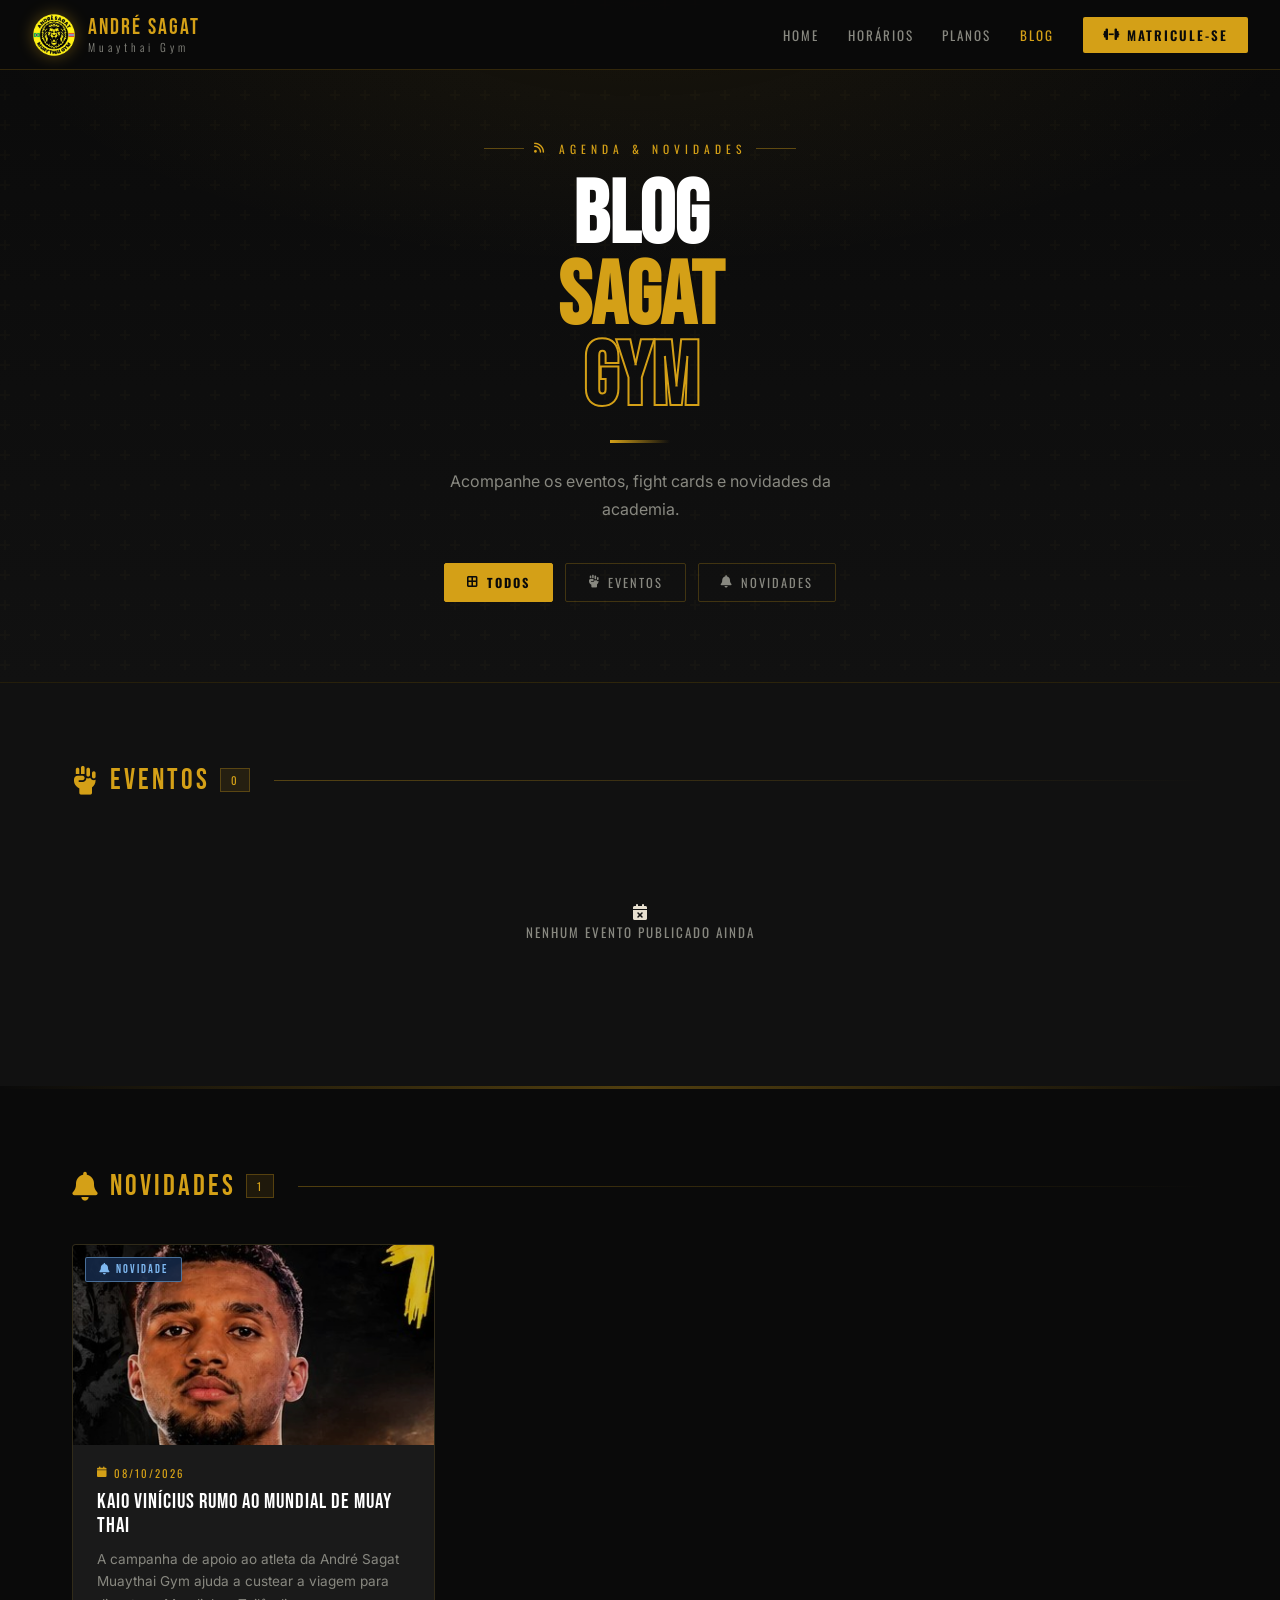
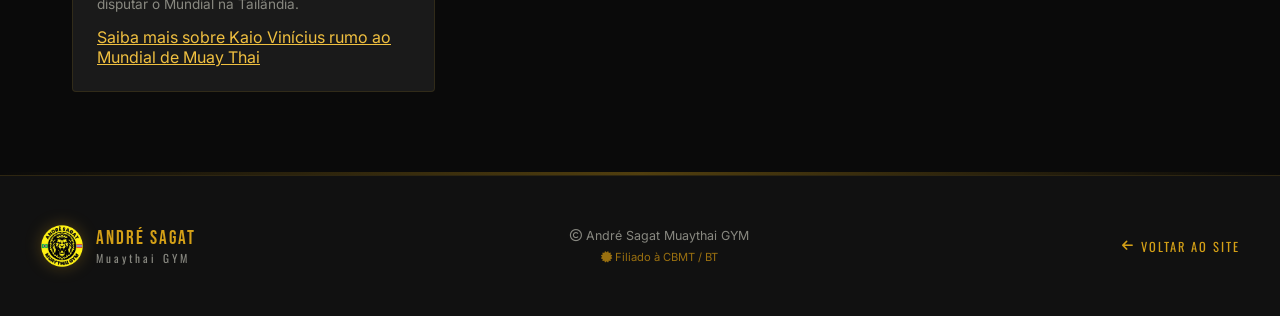
<file: blog.html>
<!DOCTYPE html>
<html lang="pt-BR">
<head>
<meta charset="UTF-8">
<meta name="viewport" content="width=device-width, initial-scale=1.0">
<title>Blog & Novidades — André Sagat Muaythai GYM</title>
<meta name="description" content="Acompanhe eventos, fight cards e novidades da André Sagat Muaythai GYM, academia de Muay Thai em São Paulo.">
<meta name="robots" content="index, follow">
<link rel="canonical" href="https://andrelcezar.github.io/andresagat/blog.html">
<meta name="theme-color" content="#0a0a0a">
<meta property="og:type" content="website">
<meta property="og:locale" content="pt_BR">
<meta property="og:title" content="Blog & Novidades — André Sagat Muaythai GYM">
<meta property="og:description" content="Acompanhe eventos, fight cards e novidades da André Sagat Muaythai GYM.">
<meta property="og:image" content="https://andrelcezar.github.io/andresagat/assets/logo.sagat.png">
<meta property="og:url" content="https://andrelcezar.github.io/andresagat/blog.html">
<link rel="icon" type="image/png" href="assets/logo.sagat.png">
<link rel="apple-touch-icon" href="assets/logo.sagat.png">
<link rel="preconnect" href="https://fonts.googleapis.com">
<link rel="preconnect" href="https://fonts.gstatic.com" crossorigin>
<link href="https://fonts.googleapis.com/css2?family=Bebas+Neue&family=Oswald:wght@300;400;500;600;700&family=Inter:wght@300;400;500;600&display=swap" rel="stylesheet">
<link rel="stylesheet" href="https://cdnjs.cloudflare.com/ajax/libs/font-awesome/6.5.1/css/all.min.css">
<style>
  :root {
    --gold:#D4A017; --gold-light:#F0C040; --gold-dark:#9A7010;
    --black:#0a0a0a; --dark:#111111; --dark2:#1a1a1a; --dark3:#222222;
    --text:#e8e0d0; --text-muted:#888880;
  }
  *{margin:0;padding:0;box-sizing:border-box}
  html{scroll-behavior:smooth}
  body{background:var(--black);color:var(--text);font-family:'Inter',sans-serif;overflow-x:hidden}
  ::-webkit-scrollbar{width:6px}
  ::-webkit-scrollbar-track{background:var(--black)}
  ::-webkit-scrollbar-thumb{background:var(--gold-dark);border-radius:3px}

  /* NAV */
  nav{position:fixed;top:0;left:0;right:0;z-index:1000;background:rgba(10,10,10,0.96);backdrop-filter:blur(12px);border-bottom:1px solid rgba(212,160,23,0.2);padding:0 2rem;height:70px;display:flex;align-items:center;justify-content:space-between;transition:border-color .3s}
  .nav-logo{display:flex;align-items:center;gap:12px;text-decoration:none}
  .nav-logo img{height:44px;filter:drop-shadow(0 0 8px rgba(212,160,23,.4))}
  .nav-brand{font-family:'Bebas Neue',sans-serif;font-size:1.4rem;color:var(--gold);letter-spacing:2px;line-height:1.1}
  .nav-brand span{display:block;font-size:.7rem;letter-spacing:4px;color:var(--text-muted);font-family:'Oswald',sans-serif;font-weight:300}
  .nav-links{display:flex;gap:1.8rem;list-style:none;align-items:center}
  .nav-links a{color:var(--text-muted);text-decoration:none;font-family:'Oswald',sans-serif;font-weight:400;font-size:.82rem;letter-spacing:2px;text-transform:uppercase;transition:color .3s}
  .nav-links a:hover,.nav-links a.active{color:var(--gold)}
  .nav-cta{background:var(--gold)!important;color:var(--black)!important;padding:8px 20px;border-radius:2px;font-weight:600!important;display:inline-flex!important;align-items:center;gap:6px}
  .nav-cta:hover{background:var(--gold-light)!important}
  .hamburger{display:none;flex-direction:column;gap:5px;cursor:pointer;background:none;border:none;padding:4px}
  .hamburger span{width:24px;height:2px;background:var(--gold)}

  /* HERO */
  .hero{padding:140px 2rem 80px;background:radial-gradient(ellipse 80% 60% at 50% 0%,rgba(212,160,23,.07) 0%,transparent 65%),linear-gradient(180deg,#0a0a0a 0%,#111 100%);text-align:center;border-bottom:1px solid rgba(212,160,23,.12);position:relative;overflow:hidden}
  .hero-texture{position:absolute;inset:0;pointer-events:none;background-image:url("data:image/svg+xml,%3Csvg width='60' height='60' viewBox='0 0 60 60' xmlns='http://www.w3.org/2000/svg'%3E%3Cg fill='%23D4A017' fill-opacity='0.025'%3E%3Cpath d='M36 34v-4h-2v4h-4v2h4v4h2v-4h4v-2h-4zm0-30V0h-2v4h-4v2h4v4h2V6h4V4h-4zM6 34v-4H4v4H0v2h4v4h2v-4h4v-2H6zM6 4V0H4v4H0v2h4v4h2V6h4V4H6z'/%3E%3C/g%3E%3C/svg%3E")}
  .hero-content{position:relative;z-index:2}
  .hero-eyebrow{font-family:'Oswald',sans-serif;font-size:.72rem;letter-spacing:5px;color:var(--gold);text-transform:uppercase;display:flex;align-items:center;justify-content:center;gap:10px;margin-bottom:1.25rem}
  .hero-eyebrow::before,.hero-eyebrow::after{content:'';width:40px;height:1px;background:rgba(212,160,23,.4)}
  .hero-title{font-family:'Bebas Neue',sans-serif;font-size:clamp(3rem,7vw,5.5rem);color:#fff;line-height:.92;margin-bottom:1.25rem}
  .hero-title .gold{color:var(--gold)}
  .hero-title .outline{-webkit-text-stroke:2px var(--gold);color:transparent}
  .hero-divider{width:60px;height:3px;background:linear-gradient(90deg,var(--gold),transparent);margin:0 auto 1.5rem}
  .hero-desc{color:var(--text-muted);font-size:1rem;max-width:460px;margin:0 auto 2.5rem;line-height:1.75}

  /* FILTER */
  .filter-bar{display:flex;gap:.75rem;justify-content:center;flex-wrap:wrap}
  .filter-btn{font-family:'Oswald',sans-serif;font-size:.78rem;letter-spacing:2px;text-transform:uppercase;padding:9px 22px;border:1px solid rgba(212,160,23,.25);color:var(--text-muted);background:transparent;cursor:pointer;border-radius:2px;transition:all .25s;display:flex;align-items:center;gap:7px}
  .filter-btn:hover{border-color:var(--gold);color:var(--gold)}
  .filter-btn.active{background:var(--gold);color:var(--black);border-color:var(--gold);font-weight:700}

  /* LAYOUT */
  .container{max-width:1200px;margin:0 auto;padding:0 2rem}
  .blog-section{padding:5rem 2rem}
  .blog-section.alt{background:var(--dark)}

  /* BLOCK HEADER */
  .block-header{display:flex;align-items:center;gap:1.5rem;margin-bottom:2.5rem}
  .block-header::after{content:'';flex:1;height:1px;background:linear-gradient(to right,rgba(212,160,23,.35),transparent)}
  .block-title{font-family:'Bebas Neue',sans-serif;font-size:1.8rem;color:var(--gold);letter-spacing:3px;display:flex;align-items:center;gap:10px;white-space:nowrap}
  .block-count{font-family:'Oswald',sans-serif;font-size:.68rem;letter-spacing:2px;color:var(--gold);background:rgba(212,160,23,.1);border:1px solid rgba(212,160,23,.3);padding:3px 10px}

  /* GRID */
  .cards-grid{display:grid;grid-template-columns:repeat(3,1fr);gap:1.5rem}

  /* CARD */
  .card{background:var(--dark2);border:1px solid rgba(212,160,23,.12);border-radius:4px;overflow:hidden;transition:all .3s;position:relative;display:flex;flex-direction:column}
  .card:hover{border-color:rgba(212,160,23,.45);transform:translateY(-4px);box-shadow:0 14px 40px rgba(0,0,0,.55)}
  .card.fight{border-color:rgba(212,160,23,.3)}
  .card.fight:hover{border-color:var(--gold);box-shadow:0 14px 45px rgba(212,160,23,.18)}

  /* Card image */
  .card-img-wrap{position:relative;overflow:hidden;flex-shrink:0}
  .card-img{width:100%;object-fit:cover;object-position:center top;display:block;transition:all .45s;filter:brightness(.82)}
  .card:hover .card-img{filter:brightness(.95);transform:scale(1.04)}
  .card-img.tall{height:280px}
  .card-img.normal{height:200px}
  .card-ph{display:flex;align-items:center;justify-content:center;background:linear-gradient(135deg,#111 0%,#1c1a10 50%,#111 100%)}
  .card-ph.tall{height:280px}
  .card-ph.normal{height:200px}
  .card-ph .fa{font-size:3rem;color:rgba(212,160,23,.15)}

  /* Card badge */
  .card-badge{position:absolute;top:12px;left:12px;z-index:5;font-family:'Bebas Neue',sans-serif;font-size:.72rem;letter-spacing:2px;padding:5px 13px;display:flex;align-items:center;gap:5px;clip-path:polygon(0 0,calc(100% - 7px) 0,100% 7px,100% 100%,7px 100%,0 calc(100% - 7px))}
  .badge-evento{background:var(--gold);color:var(--black)}
  .badge-fight{background:var(--gold);color:var(--black)}
  .badge-novidade{background:rgba(20,40,70,.92);color:#7eb8f0;border:1px solid rgba(126,184,240,.5);clip-path:none;border-radius:2px}

  /* Card body */
  .card-body{padding:1.25rem 1.5rem 1.5rem;display:flex;flex-direction:column;flex:1}
  .card-date{font-family:'Oswald',sans-serif;font-size:.68rem;letter-spacing:2px;color:var(--gold);text-transform:uppercase;display:flex;align-items:center;gap:5px;margin-bottom:.6rem}
  .card-title{font-family:'Bebas Neue',sans-serif;font-size:1.3rem;color:#fff;letter-spacing:1px;line-height:1.15;margin-bottom:.6rem}
  .card-excerpt{font-size:.85rem;color:var(--text-muted);line-height:1.65;flex:1;margin-bottom:.75rem}
  .card-local{font-size:.8rem;color:var(--text-muted);display:flex;align-items:center;gap:6px;margin-top:.35rem}
  .card-local .fa{color:var(--gold)}
  .card-tags{display:flex;flex-wrap:wrap;gap:6px;margin-top:1rem}
  .card-tag{font-family:'Oswald',sans-serif;font-size:.62rem;letter-spacing:1.5px;color:var(--text-muted);border:1px solid rgba(212,160,23,.2);padding:3px 9px;border-radius:2px;display:flex;align-items:center;gap:4px}
  .card-tag .fa{color:var(--gold);font-size:.58rem}

  /* Empty */
  .empty{grid-column:1/-1;text-align:center;padding:4rem 1rem}
  .empty .fa{font-size:3rem;color:rgba(212,160,23,.15);display:block;margin-bottom:1rem}
  .empty p{font-family:'Oswald',sans-serif;font-size:.82rem;letter-spacing:2px;color:var(--text-muted);text-transform:uppercase}

  /* Divider */
  .gold-stripe{height:3px;background:linear-gradient(90deg,transparent,var(--gold),transparent);opacity:.35}

  /* FOOTER */
  footer{background:var(--dark);border-top:1px solid rgba(212,160,23,.15);padding:3rem 2rem}
  .footer-inner{max-width:1200px;margin:0 auto;display:flex;align-items:center;justify-content:space-between;flex-wrap:wrap;gap:1.5rem}
  .footer-brand{display:flex;align-items:center;gap:12px;text-decoration:none}
  .footer-brand img{height:44px;filter:drop-shadow(0 0 8px rgba(212,160,23,.3))}
  .footer-brand-name{font-family:'Bebas Neue',sans-serif;font-size:1.2rem;color:var(--gold);letter-spacing:2px}
  .footer-brand-sub{font-size:.7rem;color:var(--text-muted);font-family:'Oswald',sans-serif;letter-spacing:3px}
  .footer-copy{color:var(--text-muted);font-size:.78rem;text-align:center;line-height:1.7}
  .footer-back{color:var(--gold);text-decoration:none;font-family:'Oswald',sans-serif;font-size:.78rem;letter-spacing:2px;text-transform:uppercase;display:flex;align-items:center;gap:6px;transition:color .3s}
  .footer-back:hover{color:var(--gold-light)}

  /* SCROLL TOP */
  .scroll-top{position:fixed;bottom:2rem;right:2rem;width:46px;height:46px;background:var(--gold);color:var(--black);border:none;cursor:pointer;font-size:1rem;display:flex;align-items:center;justify-content:center;z-index:999;opacity:0;transition:opacity .3s;clip-path:polygon(0 10px,10px 0,100% 0,100% calc(100% - 10px),calc(100% - 10px) 100%,0 100%)}
  .scroll-top.visible{opacity:1}
  .scroll-top:hover{background:var(--gold-light)}

  /* FADE IN */
  .fade-in{opacity:0;transform:translateY(22px);transition:opacity .55s ease,transform .55s ease}
  .fade-in.visible{opacity:1;transform:translateY(0)}

  @media(max-width:1024px){.cards-grid{grid-template-columns:repeat(2,1fr)}}
  @media(max-width:768px){
    .hamburger{display:flex}
    .nav-links{display:none}
    .nav-links.open{display:flex;flex-direction:column;position:fixed;top:70px;left:0;right:0;max-height:calc(100dvh - 70px);overflow-y:auto;background:rgba(10,10,10,.98);padding:2rem;gap:1.5rem;border-bottom:1px solid rgba(212,160,23,.2);z-index:999}
    .cards-grid{grid-template-columns:1fr}
    .footer-inner{flex-direction:column;align-items:center;text-align:center}
  }
  .skip-link { position: fixed; top: 0; left: 1rem; z-index: 3000; padding: .75rem; background: #fff; color: #111; transform: translateY(-110%); }
  .skip-link:focus { transform: none; }
  :focus-visible { outline: 2px solid #f2c647; outline-offset: 3px; }
  .scroll-top:not(.visible) { visibility: hidden; }
  @media (prefers-reduced-motion: reduce) {
    *, *::before, *::after { animation-duration: .01ms !important; transition-duration: .01ms !important; scroll-behavior: auto !important; }
    .fade-in { opacity: 1; transform: none; }
  }
</style>
</head>
<body>

<!-- NAV -->
<a class="skip-link" href="#conteudo">Ir para o conteúdo</a>
<nav id="navbar" aria-label="Navegação principal">
  <a href="index.html" class="nav-logo">
    <img src="assets/logo-sagat.webp" alt="André Sagat">
    <div class="nav-brand">André Sagat <span>Muaythai Gym</span></div>
  </a>
  <ul class="nav-links" id="navLinks">
    <li><a href="index.html">Home</a></li>
    <li><a href="index.html#horarios">Horários</a></li>
    <li><a href="index.html#pricing">Planos</a></li>
    <li><a href="blog.html" class="active" aria-current="page">Blog</a></li>
    <li><a href="index.html#matricula" class="nav-cta"><i aria-hidden="true" class="fa-solid fa-dumbbell"></i> Matricule-se</a></li>
  </ul>
  <button type="button" class="hamburger" id="hamburger" aria-label="Menu principal" aria-controls="navLinks" aria-expanded="false">
    <span></span><span></span><span></span>
  </button>
</nav>
<main id="conteudo" tabindex="-1">

<!-- HERO -->
<div class="hero">
  <div class="hero-texture"></div>
  <div class="hero-content">
    <div class="hero-eyebrow"><i aria-hidden="true" class="fa-solid fa-rss"></i> Agenda &amp; Novidades</div>
    <h1 class="hero-title">
      BLOG<br>
      <span class="gold">SAGAT</span><br>
      <span class="outline">GYM</span>
    </h1>
    <div class="hero-divider"></div>
    <p class="hero-desc">Acompanhe os eventos, fight cards e novidades da academia.</p>
    <div class="filter-bar">
      <button aria-pressed="true" class="filter-btn active" onclick="applyFilter('all',this)">
        <i aria-hidden="true" class="fa-solid fa-border-all"></i> Todos
      </button>
      <button aria-pressed="false" class="filter-btn" onclick="applyFilter('evento',this)">
        <i aria-hidden="true" class="fa-solid fa-fist-raised"></i> Eventos
      </button>
      <button aria-pressed="false" class="filter-btn" onclick="applyFilter('novidade',this)">
        <i aria-hidden="true" class="fa-solid fa-bell"></i> Novidades
      </button>
    </div>
  </div>
</div>

<!-- EVENTOS -->
<section class="blog-section alt" id="sec-eventos">
  <div class="container">
    <div class="block-header">
      <span class="block-title">
        <i aria-hidden="true" class="fa-solid fa-fist-raised"></i> Eventos
        <span class="block-count" id="cnt-eventos">0</span>
      </span>
    </div>
    <div class="cards-grid" id="grid-eventos"></div>
  </div>
</section>

<div class="gold-stripe"></div>

<!-- NOVIDADES -->
<section class="blog-section" id="sec-novidades">
  <div class="container">
    <div class="block-header">
      <span class="block-title">
        <i aria-hidden="true" class="fa-solid fa-bell"></i> Novidades
        <span class="block-count" id="cnt-novidades">0</span>
      </span>
    </div>
    <div class="cards-grid" id="grid-novidades"></div>
  </div>
</section>

<div class="gold-stripe"></div>

<!-- FOOTER -->
</main>
<footer>
  <div class="footer-inner">
    <a href="index.html" class="footer-brand">
      <img src="assets/logo-sagat.webp" alt="André Sagat">
      <div>
        <div class="footer-brand-name">ANDRÉ SAGAT</div>
        <div class="footer-brand-sub">Muaythai GYM</div>
      </div>
    </a>
    <div class="footer-copy">
      <i aria-hidden="true" class="fa-regular fa-copyright"></i> André Sagat Muaythai GYM<br>
      <span style="color:var(--gold-dark);font-size:.7rem;"><i aria-hidden="true" class="fa-solid fa-certificate"></i> Filiado à CBMT / BT</span>
    </div>
    <a href="index.html" class="footer-back"><i aria-hidden="true" class="fa-solid fa-arrow-left"></i> Voltar ao site</a>
  </div>
</footer>

<button aria-label="Voltar ao topo" class="scroll-top" id="scrollTop">
  <i aria-hidden="true" class="fa-solid fa-chevron-up"></i>
</button>

<script src="assets/site.js"></script>
<script src="assets/blog-posts.js"></script>
<script>
// ── Build card ────────────────────────────────────────────
function buildCard(p) {
  const isFight  = !!(p.isFight && p.type === 'evento');
  const isEvento = p.type === 'evento';
  const szClass  = isFight ? 'tall' : 'normal';
  const dateStr  = isEvento && p.eventDate ? formatPostDate(p.eventDate) : formatPostDate(p.createdAt);

  const badge = isFight
    ? `<span class="card-badge badge-fight"><i aria-hidden="true" class="fa-solid fa-trophy"></i> Fight Card</span>`
    : isEvento
      ? `<span class="card-badge badge-evento"><i aria-hidden="true" class="fa-solid fa-calendar-star"></i> Evento</span>`
      : `<span class="card-badge badge-novidade"><i aria-hidden="true" class="fa-solid fa-bell"></i> Novidade</span>`;

  const imgHtml = p.image
    ? `<img src="${escapeHtml(p.image)}" class="card-img ${szClass}" alt="${escapeHtml(p.title)}" loading="lazy">`
    : `<div class="card-ph ${szClass}"><i aria-hidden="true" class="fa-solid fa-${isEvento?'fist-raised':'bell'}"></i></div>`;

  const localHtml = p.local
    ? `<div class="card-local"><i aria-hidden="true" class="fa-solid fa-location-dot"></i> ${escapeHtml(p.local)}</div>` : '';

  const excerptHtml = p.excerpt
    ? `<div class="card-excerpt">${escapeHtml(p.excerpt)}</div>` : '';

  const tagsHtml = p.tags && p.tags.length
    ? `<div class="card-tags">${p.tags.map(t=>
        `<span class="card-tag"><i aria-hidden="true" class="fa-solid fa-hashtag"></i>${escapeHtml(t)}</span>`
      ).join('')}</div>` : '';

  return `
    <div class="card ${isFight?'fight':''} fade-in">
      <div class="card-img-wrap">
        ${imgHtml}
        ${badge}
      </div>
      <div class="card-body">
        <div class="card-date"><i aria-hidden="true" class="fa-solid fa-calendar"></i>${dateStr}</div>
        <div class="card-title">${escapeHtml(p.title)}</div>
        ${excerptHtml}
        ${p.link ? `<p><a style="color:var(--gold-light)" href="${escapeHtml(p.link)}">Saiba mais sobre ${escapeHtml(p.title)}</a></p>` : ''}
        ${localHtml}
        ${tagsHtml}
      </div>
    </div>`;
}

function emptyState(icon, msg) {
  return `<div class="empty"><i aria-hidden="true" class="fa-solid fa-${icon}"></i><p>${escapeHtml(msg)}</p></div>`;
}

// ── Render both grids ─────────────────────────────────────
function render(all) {
  const eventos   = all.filter(p => p.type === 'evento');
  const novidades = all.filter(p => p.type === 'novidade');

  document.getElementById('cnt-eventos').textContent   = eventos.length;
  document.getElementById('cnt-novidades').textContent = novidades.length;

  document.getElementById('grid-eventos').innerHTML = eventos.length
    ? eventos.map(buildCard).join('')
    : emptyState('calendar-xmark','Nenhum evento publicado ainda');

  document.getElementById('grid-novidades').innerHTML = novidades.length
    ? novidades.map(buildCard).join('')
    : emptyState('bell-slash','Nenhuma novidade publicada ainda');

  // Trigger fade-in after paint
  requestAnimationFrame(() => {
    document.querySelectorAll('.fade-in').forEach((el,i) => {
      setTimeout(() => el.classList.add('visible'), i * 60);
    });
  });
}

// ── Filter ────────────────────────────────────────────────
function applyFilter(f, btn) {
  document.querySelectorAll('.filter-btn').forEach(button => {
    button.classList.toggle('active', button === btn);
    button.setAttribute('aria-pressed', String(button === btn));
  });
  const sE = document.getElementById('sec-eventos');
  const sN = document.getElementById('sec-novidades');
  sE.style.display = (f === 'all' || f === 'evento')   ? '' : 'none';
  sN.style.display = (f === 'all' || f === 'novidade') ? '' : 'none';
}

loadBlogPosts().then(render).catch(() => {
  document.getElementById('grid-eventos').textContent = 'Não foi possível carregar os eventos. Tente novamente mais tarde.';
  document.getElementById('grid-novidades').textContent = 'Não foi possível carregar as novidades. Tente novamente mais tarde.';
});
</script>
</body>
</html>
</file>
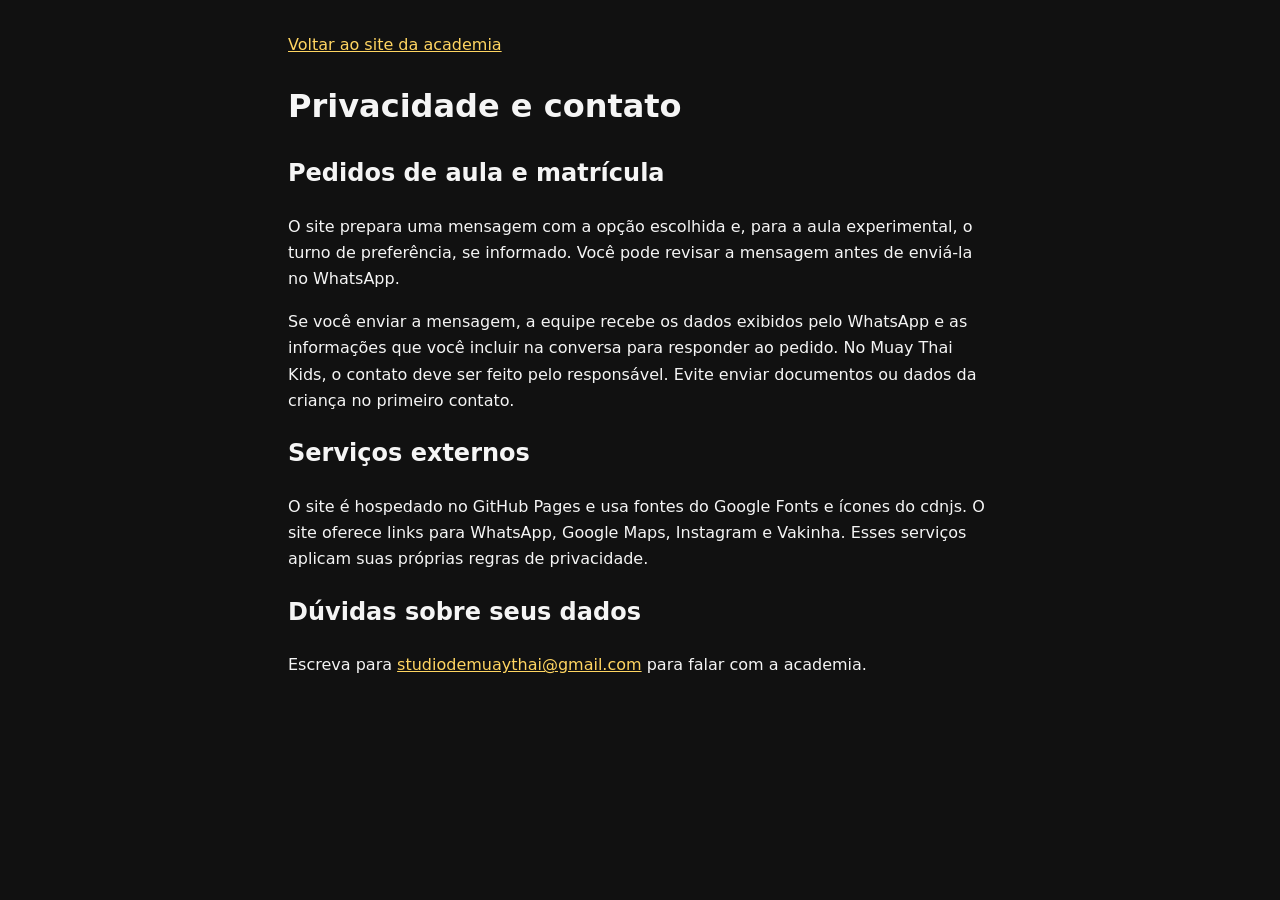
<file: privacidade.html>
<!doctype html>
<html lang="pt-BR">
<head>
<meta charset="utf-8">
<meta name="viewport" content="width=device-width, initial-scale=1">
<title>Privacidade e contato | André Sagat Muaythai Gym</title>
<meta name="description" content="Saiba como funciona o contato com a André Sagat Muaythai Gym pelo site.">
<link rel="canonical" href="https://andrelcezar.github.io/andresagat/privacidade.html">
<link rel="icon" href="assets/logo.sagat.png">
<style>
  body { background: #111; color: #f5f5f5; font: 1rem/1.65 system-ui, sans-serif; }
  main { max-width: 44rem; margin: 2rem auto; padding: 0 1rem; }
  a { color: #ffd561; }
  :focus-visible { outline: 2px solid #ffd561; outline-offset: 3px; }
</style>
</head>
<body>
<main>
  <a href="./">Voltar ao site da academia</a>
  <h1>Privacidade e contato</h1>
  <h2>Pedidos de aula e matrícula</h2>
  <p>O site prepara uma mensagem com a opção escolhida e, para a aula experimental, o turno de preferência, se informado. Você pode revisar a mensagem antes de enviá-la no WhatsApp.</p>
  <p>Se você enviar a mensagem, a equipe recebe os dados exibidos pelo WhatsApp e as informações que você incluir na conversa para responder ao pedido. No Muay Thai Kids, o contato deve ser feito pelo responsável. Evite enviar documentos ou dados da criança no primeiro contato.</p>
  <h2>Serviços externos</h2>
  <p>O site é hospedado no GitHub Pages e usa fontes do Google Fonts e ícones do cdnjs. O site oferece links para WhatsApp, Google Maps, Instagram e Vakinha. Esses serviços aplicam suas próprias regras de privacidade.</p>
  <h2>Dúvidas sobre seus dados</h2>
  <p>Escreva para <a href="mailto:studiodemuaythai@gmail.com">studiodemuaythai@gmail.com</a> para falar com a academia.</p>
</main>
</body>
</html>
</file>
